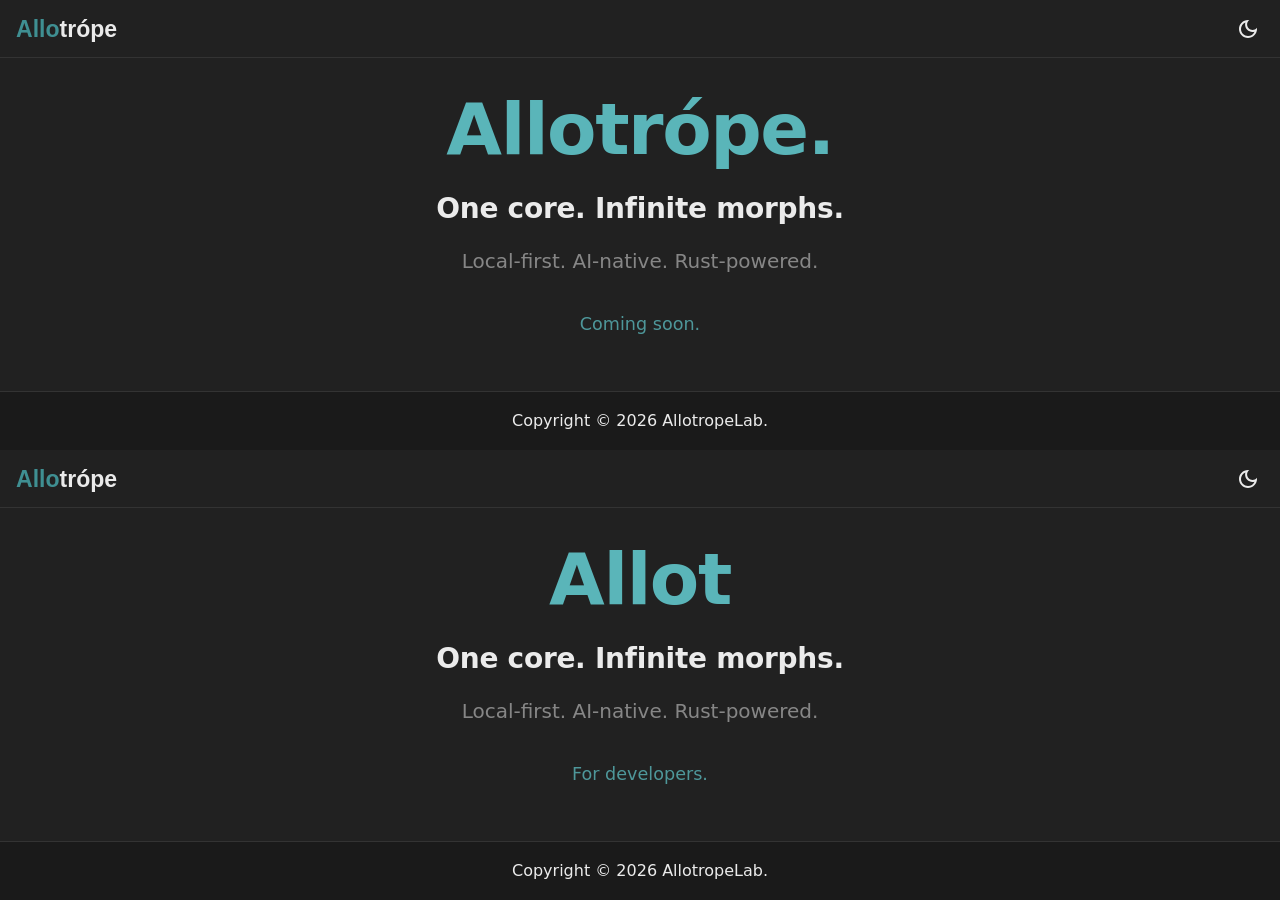
<file: index.html>
<!doctype html>
<html lang="zh-Hans" dir="ltr" class="plugin-pages plugin-id-default" data-has-hydrated="false">
<head>
<meta charset="UTF-8">
<meta name="generator" content="Docusaurus v3.9.2">
<title data-rh="true">Allotrópe</title><meta data-rh="true" name="viewport" content="width=device-width,initial-scale=1"><meta data-rh="true" name="twitter:card" content="summary_large_image"><meta data-rh="true" property="og:image" content="https://allotropelab.com/img/docusaurus-social-card.jpg"><meta data-rh="true" name="twitter:image" content="https://allotropelab.com/img/docusaurus-social-card.jpg"><meta data-rh="true" property="og:url" content="https://allotropelab.com/"><meta data-rh="true" property="og:locale" content="zh_Hans"><meta data-rh="true" name="docusaurus_locale" content="zh-Hans"><meta data-rh="true" name="docusaurus_tag" content="default"><meta data-rh="true" name="docsearch:language" content="zh-Hans"><meta data-rh="true" name="docsearch:docusaurus_tag" content="default"><meta data-rh="true" property="og:title" content="Allotrópe"><meta data-rh="true" name="description" content="Local-first. AI-native. Rust-powered."><meta data-rh="true" property="og:description" content="Local-first. AI-native. Rust-powered."><link data-rh="true" rel="icon" href="/img/favicon.ico"><link data-rh="true" rel="canonical" href="https://allotropelab.com/"><link data-rh="true" rel="alternate" href="https://allotropelab.com/" hreflang="zh-Hans"><link data-rh="true" rel="alternate" href="https://allotropelab.com/" hreflang="x-default"><script data-rh="true">function insertBanner(){var n=document.createElement("div");n.id="__docusaurus-base-url-issue-banner-container";n.innerHTML='\n<div id="__docusaurus-base-url-issue-banner" style="border: thick solid red; background-color: rgb(255, 230, 179); margin: 20px; padding: 20px; font-size: 20px;">\n   <p style="font-weight: bold; font-size: 30px;">Your Docusaurus site did not load properly.</p>\n   <p>A very common reason is a wrong site <a href="https://docusaurus.io/docs/docusaurus.config.js/#baseUrl" style="font-weight: bold;">baseUrl configuration</a>.</p>\n   <p>Current configured baseUrl = <span style="font-weight: bold; color: red;">/</span>  (default value)</p>\n   <p>We suggest trying baseUrl = <span id="__docusaurus-base-url-issue-banner-suggestion-container" style="font-weight: bold; color: green;"></span></p>\n</div>\n',document.body.prepend(n);var e=document.getElementById("__docusaurus-base-url-issue-banner-suggestion-container"),s=window.location.pathname,o="/"===s.substr(-1)?s:s+"/";e.innerHTML=o}document.addEventListener("DOMContentLoaded",function(){void 0===window.docusaurus&&insertBanner()})</script><link rel="stylesheet" href="/assets/css/styles.a89c8681.css">
<script src="/assets/js/runtime~main.1ac6377d.js" defer="defer"></script>
<script src="/assets/js/main.fd7164d2.js" defer="defer"></script>
</head>
<body class="navigation-with-keyboard">
<svg style="display: none;"><defs>
<symbol id="theme-svg-external-link" viewBox="0 0 24 24"><path fill="currentColor" d="M21 13v10h-21v-19h12v2h-10v15h17v-8h2zm3-12h-10.988l4.035 4-6.977 7.07 2.828 2.828 6.977-7.07 4.125 4.172v-11z"/></symbol>
</defs></svg>
<script>!function(){var t=function(){try{return new URLSearchParams(window.location.search).get("docusaurus-theme")}catch(t){}}()||function(){try{return window.localStorage.getItem("theme")}catch(t){}}();document.documentElement.setAttribute("data-theme",t||"dark"),document.documentElement.setAttribute("data-theme-choice",t||"dark")}(),function(){try{const c=new URLSearchParams(window.location.search).entries();for(var[t,e]of c)if(t.startsWith("docusaurus-data-")){var a=t.replace("docusaurus-data-","data-");document.documentElement.setAttribute(a,e)}}catch(t){}}()</script><div id="__docusaurus"><div role="region" aria-label="跳到主要内容"><a class="skipToContent_U6TT" href="#__docusaurus_skipToContent_fallback">跳到主要内容</a></div><nav aria-label="主导航" class="theme-layout-navbar navbar navbar--fixed-top"><div class="navbar__inner"><div class="theme-layout-navbar-left navbar__items"><a class="navbar__brand" href="/"><div class="navbar__logo"><img src="/img/logo.svg" alt="Allotrope Logo" class="themedComponent_Oqat themedComponent--light_goZ7"><img src="/img/logo-dark.svg" alt="Allotrope Logo" class="themedComponent_Oqat themedComponent--dark_EADE"></div><b class="navbar__title text--truncate"></b></a></div><div class="theme-layout-navbar-right navbar__items navbar__items--right"><div class="toggle_TnwY colorModeToggle_hhCx"><button class="clean-btn toggleButton_u2s2 toggleButtonDisabled_ia57" type="button" disabled="" title="system mode" aria-label="切换浅色/暗黑模式（当前为system mode）"><svg viewBox="0 0 24 24" width="24" height="24" aria-hidden="true" class="toggleIcon_ioI6 lightToggleIcon_La5b"><path fill="currentColor" d="M12,9c1.65,0,3,1.35,3,3s-1.35,3-3,3s-3-1.35-3-3S10.35,9,12,9 M12,7c-2.76,0-5,2.24-5,5s2.24,5,5,5s5-2.24,5-5 S14.76,7,12,7L12,7z M2,13l2,0c0.55,0,1-0.45,1-1s-0.45-1-1-1l-2,0c-0.55,0-1,0.45-1,1S1.45,13,2,13z M20,13l2,0c0.55,0,1-0.45,1-1 s-0.45-1-1-1l-2,0c-0.55,0-1,0.45-1,1S19.45,13,20,13z M11,2v2c0,0.55,0.45,1,1,1s1-0.45,1-1V2c0-0.55-0.45-1-1-1S11,1.45,11,2z M11,20v2c0,0.55,0.45,1,1,1s1-0.45,1-1v-2c0-0.55-0.45-1-1-1C11.45,19,11,19.45,11,20z M5.99,4.58c-0.39-0.39-1.03-0.39-1.41,0 c-0.39,0.39-0.39,1.03,0,1.41l1.06,1.06c0.39,0.39,1.03,0.39,1.41,0s0.39-1.03,0-1.41L5.99,4.58z M18.36,16.95 c-0.39-0.39-1.03-0.39-1.41,0c-0.39,0.39-0.39,1.03,0,1.41l1.06,1.06c0.39,0.39,1.03,0.39,1.41,0c0.39-0.39,0.39-1.03,0-1.41 L18.36,16.95z M19.42,5.99c0.39-0.39,0.39-1.03,0-1.41c-0.39-0.39-1.03-0.39-1.41,0l-1.06,1.06c-0.39,0.39-0.39,1.03,0,1.41 s1.03,0.39,1.41,0L19.42,5.99z M7.05,18.36c0.39-0.39,0.39-1.03,0-1.41c-0.39-0.39-1.03-0.39-1.41,0l-1.06,1.06 c-0.39,0.39-0.39,1.03,0,1.41s1.03,0.39,1.41,0L7.05,18.36z"></path></svg><svg viewBox="0 0 24 24" width="24" height="24" aria-hidden="true" class="toggleIcon_ioI6 darkToggleIcon_vdvn"><path fill="currentColor" d="M9.37,5.51C9.19,6.15,9.1,6.82,9.1,7.5c0,4.08,3.32,7.4,7.4,7.4c0.68,0,1.35-0.09,1.99-0.27C17.45,17.19,14.93,19,12,19 c-3.86,0-7-3.14-7-7C5,9.07,6.81,6.55,9.37,5.51z M12,3c-4.97,0-9,4.03-9,9s4.03,9,9,9s9-4.03,9-9c0-0.46-0.04-0.92-0.1-1.36 c-0.98,1.37-2.58,2.26-4.4,2.26c-2.98,0-5.4-2.42-5.4-5.4c0-1.81,0.89-3.42,2.26-4.4C12.92,3.04,12.46,3,12,3L12,3z"></path></svg><svg viewBox="0 0 24 24" width="24" height="24" aria-hidden="true" class="toggleIcon_ioI6 systemToggleIcon_QZZk"><path fill="currentColor" d="m12 21c4.971 0 9-4.029 9-9s-4.029-9-9-9-9 4.029-9 9 4.029 9 9 9zm4.95-13.95c1.313 1.313 2.05 3.093 2.05 4.95s-0.738 3.637-2.05 4.95c-1.313 1.313-3.093 2.05-4.95 2.05v-14c1.857 0 3.637 0.737 4.95 2.05z"></path></svg></button></div><div class="navbarSearchContainer_ebXa"></div></div></div><div role="presentation" class="navbar-sidebar__backdrop"></div></nav><div id="__docusaurus_skipToContent_fallback" class="theme-layout-main main-wrapper mainWrapper__idf"><main class="main_iUjq"><div class="hero_aEcG"><h1 class="title_GqtP">Allotrópe.<span class="cursor_m5HY">_</span></h1><p class="tagline_Bqj_">One core. Infinite morphs.</p><p class="subtitle_RlPM">Local-first. AI-native. Rust-powered.</p><p class="comingSoon_W63L">Coming soon.</p></div></main></div><footer class="theme-layout-footer footer footer--dark"><div class="container container-fluid"><div class="footer__bottom text--center"><div class="footer__copyright">Copyright © 2026 AllotropeLab.</div></div></div></footer></div>
</body>
</html>
</file>
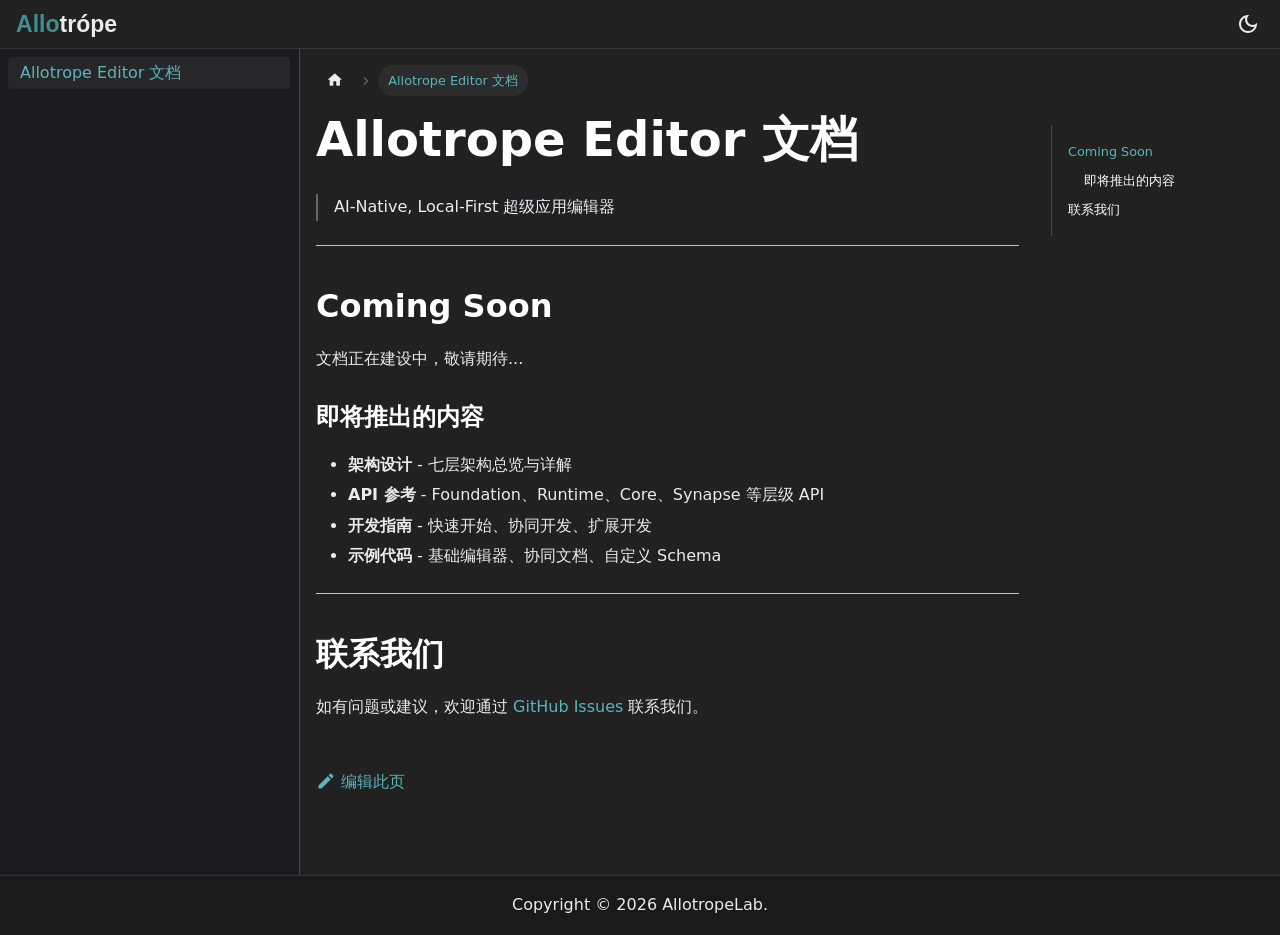
<file: docs/index.html>
<!doctype html>
<html lang="zh-Hans" dir="ltr" class="docs-wrapper plugin-docs plugin-id-default docs-version-current docs-doc-page docs-doc-id-intro" data-has-hydrated="false">
<head>
<meta charset="UTF-8">
<meta name="generator" content="Docusaurus v3.9.2">
<title data-rh="true">Allotrope Editor 文档 | Allotrópe</title><meta data-rh="true" name="viewport" content="width=device-width,initial-scale=1"><meta data-rh="true" name="twitter:card" content="summary_large_image"><meta data-rh="true" property="og:image" content="https://allotropelab.com/img/docusaurus-social-card.jpg"><meta data-rh="true" name="twitter:image" content="https://allotropelab.com/img/docusaurus-social-card.jpg"><meta data-rh="true" property="og:url" content="https://allotropelab.com/docs/"><meta data-rh="true" property="og:locale" content="zh_Hans"><meta data-rh="true" name="docusaurus_locale" content="zh-Hans"><meta data-rh="true" name="docsearch:language" content="zh-Hans"><meta data-rh="true" name="docusaurus_version" content="current"><meta data-rh="true" name="docusaurus_tag" content="docs-default-current"><meta data-rh="true" name="docsearch:version" content="current"><meta data-rh="true" name="docsearch:docusaurus_tag" content="docs-default-current"><meta data-rh="true" property="og:title" content="Allotrope Editor 文档 | Allotrópe"><meta data-rh="true" name="description" content="AI-Native, Local-First 超级应用编辑器"><meta data-rh="true" property="og:description" content="AI-Native, Local-First 超级应用编辑器"><link data-rh="true" rel="icon" href="/img/favicon.ico"><link data-rh="true" rel="canonical" href="https://allotropelab.com/docs/"><link data-rh="true" rel="alternate" href="https://allotropelab.com/docs/" hreflang="zh-Hans"><link data-rh="true" rel="alternate" href="https://allotropelab.com/docs/" hreflang="x-default"><script data-rh="true" type="application/ld+json">{"@context":"https://schema.org","@type":"BreadcrumbList","itemListElement":[{"@type":"ListItem","position":1,"name":"Allotrope Editor 文档","item":"https://allotropelab.com/docs/"}]}</script><link rel="stylesheet" href="/assets/css/styles.a89c8681.css">
<script src="/assets/js/runtime~main.1ac6377d.js" defer="defer"></script>
<script src="/assets/js/main.fd7164d2.js" defer="defer"></script>
</head>
<body class="navigation-with-keyboard">
<svg style="display: none;"><defs>
<symbol id="theme-svg-external-link" viewBox="0 0 24 24"><path fill="currentColor" d="M21 13v10h-21v-19h12v2h-10v15h17v-8h2zm3-12h-10.988l4.035 4-6.977 7.07 2.828 2.828 6.977-7.07 4.125 4.172v-11z"/></symbol>
</defs></svg>
<script>!function(){var t=function(){try{return new URLSearchParams(window.location.search).get("docusaurus-theme")}catch(t){}}()||function(){try{return window.localStorage.getItem("theme")}catch(t){}}();document.documentElement.setAttribute("data-theme",t||"dark"),document.documentElement.setAttribute("data-theme-choice",t||"dark")}(),function(){try{const c=new URLSearchParams(window.location.search).entries();for(var[t,e]of c)if(t.startsWith("docusaurus-data-")){var a=t.replace("docusaurus-data-","data-");document.documentElement.setAttribute(a,e)}}catch(t){}}()</script><div id="__docusaurus"><div role="region" aria-label="跳到主要内容"><a class="skipToContent_U6TT" href="#__docusaurus_skipToContent_fallback">跳到主要内容</a></div><nav aria-label="主导航" class="theme-layout-navbar navbar navbar--fixed-top"><div class="navbar__inner"><div class="theme-layout-navbar-left navbar__items"><a class="navbar__brand" href="/"><div class="navbar__logo"><img src="/img/logo.svg" alt="Allotrope Logo" class="themedComponent_Oqat themedComponent--light_goZ7"><img src="/img/logo-dark.svg" alt="Allotrope Logo" class="themedComponent_Oqat themedComponent--dark_EADE"></div><b class="navbar__title text--truncate"></b></a></div><div class="theme-layout-navbar-right navbar__items navbar__items--right"><div class="toggle_TnwY colorModeToggle_hhCx"><button class="clean-btn toggleButton_u2s2 toggleButtonDisabled_ia57" type="button" disabled="" title="system mode" aria-label="切换浅色/暗黑模式（当前为system mode）"><svg viewBox="0 0 24 24" width="24" height="24" aria-hidden="true" class="toggleIcon_ioI6 lightToggleIcon_La5b"><path fill="currentColor" d="M12,9c1.65,0,3,1.35,3,3s-1.35,3-3,3s-3-1.35-3-3S10.35,9,12,9 M12,7c-2.76,0-5,2.24-5,5s2.24,5,5,5s5-2.24,5-5 S14.76,7,12,7L12,7z M2,13l2,0c0.55,0,1-0.45,1-1s-0.45-1-1-1l-2,0c-0.55,0-1,0.45-1,1S1.45,13,2,13z M20,13l2,0c0.55,0,1-0.45,1-1 s-0.45-1-1-1l-2,0c-0.55,0-1,0.45-1,1S19.45,13,20,13z M11,2v2c0,0.55,0.45,1,1,1s1-0.45,1-1V2c0-0.55-0.45-1-1-1S11,1.45,11,2z M11,20v2c0,0.55,0.45,1,1,1s1-0.45,1-1v-2c0-0.55-0.45-1-1-1C11.45,19,11,19.45,11,20z M5.99,4.58c-0.39-0.39-1.03-0.39-1.41,0 c-0.39,0.39-0.39,1.03,0,1.41l1.06,1.06c0.39,0.39,1.03,0.39,1.41,0s0.39-1.03,0-1.41L5.99,4.58z M18.36,16.95 c-0.39-0.39-1.03-0.39-1.41,0c-0.39,0.39-0.39,1.03,0,1.41l1.06,1.06c0.39,0.39,1.03,0.39,1.41,0c0.39-0.39,0.39-1.03,0-1.41 L18.36,16.95z M19.42,5.99c0.39-0.39,0.39-1.03,0-1.41c-0.39-0.39-1.03-0.39-1.41,0l-1.06,1.06c-0.39,0.39-0.39,1.03,0,1.41 s1.03,0.39,1.41,0L19.42,5.99z M7.05,18.36c0.39-0.39,0.39-1.03,0-1.41c-0.39-0.39-1.03-0.39-1.41,0l-1.06,1.06 c-0.39,0.39-0.39,1.03,0,1.41s1.03,0.39,1.41,0L7.05,18.36z"></path></svg><svg viewBox="0 0 24 24" width="24" height="24" aria-hidden="true" class="toggleIcon_ioI6 darkToggleIcon_vdvn"><path fill="currentColor" d="M9.37,5.51C9.19,6.15,9.1,6.82,9.1,7.5c0,4.08,3.32,7.4,7.4,7.4c0.68,0,1.35-0.09,1.99-0.27C17.45,17.19,14.93,19,12,19 c-3.86,0-7-3.14-7-7C5,9.07,6.81,6.55,9.37,5.51z M12,3c-4.97,0-9,4.03-9,9s4.03,9,9,9s9-4.03,9-9c0-0.46-0.04-0.92-0.1-1.36 c-0.98,1.37-2.58,2.26-4.4,2.26c-2.98,0-5.4-2.42-5.4-5.4c0-1.81,0.89-3.42,2.26-4.4C12.92,3.04,12.46,3,12,3L12,3z"></path></svg><svg viewBox="0 0 24 24" width="24" height="24" aria-hidden="true" class="toggleIcon_ioI6 systemToggleIcon_QZZk"><path fill="currentColor" d="m12 21c4.971 0 9-4.029 9-9s-4.029-9-9-9-9 4.029-9 9 4.029 9 9 9zm4.95-13.95c1.313 1.313 2.05 3.093 2.05 4.95s-0.738 3.637-2.05 4.95c-1.313 1.313-3.093 2.05-4.95 2.05v-14c1.857 0 3.637 0.737 4.95 2.05z"></path></svg></button></div><div class="navbarSearchContainer_ebXa"></div></div></div><div role="presentation" class="navbar-sidebar__backdrop"></div></nav><div id="__docusaurus_skipToContent_fallback" class="theme-layout-main main-wrapper mainWrapper__idf"><div class="docsWrapper_wkXI"><button aria-label="回到顶部" class="clean-btn theme-back-to-top-button backToTopButton_kvsR" type="button"></button><div class="docRoot_B8jk"><aside class="theme-doc-sidebar-container docSidebarContainer_U_Ca"><div class="sidebarViewport_xMJ7"><div class="sidebar_IBy2"><nav aria-label="文档侧边栏" class="menu thin-scrollbar menu_ox5Q"><ul class="theme-doc-sidebar-menu menu__list"><li class="theme-doc-sidebar-item-link theme-doc-sidebar-item-link-level-1 menu__list-item"><a class="menu__link menu__link--active" aria-current="page" href="/docs/"><span title="Allotrope Editor 文档" class="linkLabel_szJ2">Allotrope Editor 文档</span></a></li></ul></nav></div></div></aside><main class="docMainContainer_iQf6"><div class="container padding-top--md padding-bottom--lg"><div class="row"><div class="col docItemCol_IngS"><div class="docItemContainer_KXR7"><article><nav class="theme-doc-breadcrumbs breadcrumbsContainer_A38t" aria-label="页面路径"><ul class="breadcrumbs"><li class="breadcrumbs__item"><a aria-label="主页面" class="breadcrumbs__link" href="/"><svg viewBox="0 0 24 24" class="breadcrumbHomeIcon_HKzB"><path d="M10 19v-5h4v5c0 .55.45 1 1 1h3c.55 0 1-.45 1-1v-7h1.7c.46 0 .68-.57.33-.87L12.67 3.6c-.38-.34-.96-.34-1.34 0l-8.36 7.53c-.34.3-.13.87.33.87H5v7c0 .55.45 1 1 1h3c.55 0 1-.45 1-1z" fill="currentColor"></path></svg></a></li><li class="breadcrumbs__item breadcrumbs__item--active"><span class="breadcrumbs__link">Allotrope Editor 文档</span></li></ul></nav><div class="tocCollapsible_cNQ1 theme-doc-toc-mobile tocMobile_oH5e"><button type="button" class="clean-btn tocCollapsibleButton_Dnot">本页总览</button></div><div class="theme-doc-markdown markdown"><header><h1>Allotrope Editor 文档</h1></header>
<blockquote>
<p>AI-Native, Local-First 超级应用编辑器</p>
</blockquote>
<hr>
<h2 class="anchor anchorTargetStickyNavbar_YH6q" id="coming-soon">Coming Soon<a href="#coming-soon" class="hash-link" aria-label="Coming Soon的直接链接" title="Coming Soon的直接链接" translate="no">​</a></h2>
<p>文档正在建设中，敬请期待...</p>
<h3 class="anchor anchorTargetStickyNavbar_YH6q" id="即将推出的内容">即将推出的内容<a href="#即将推出的内容" class="hash-link" aria-label="即将推出的内容的直接链接" title="即将推出的内容的直接链接" translate="no">​</a></h3>
<ul>
<li class=""><strong>架构设计</strong> - 七层架构总览与详解</li>
<li class=""><strong>API 参考</strong> - Foundation、Runtime、Core、Synapse 等层级 API</li>
<li class=""><strong>开发指南</strong> - 快速开始、协同开发、扩展开发</li>
<li class=""><strong>示例代码</strong> - 基础编辑器、协同文档、自定义 Schema</li>
</ul>
<hr>
<h2 class="anchor anchorTargetStickyNavbar_YH6q" id="联系我们">联系我们<a href="#联系我们" class="hash-link" aria-label="联系我们的直接链接" title="联系我 们的直接链接" translate="no">​</a></h2>
<p>如有问题或建议，欢迎通过 <a href="https://github.com/allotrope/allotrope/issues" target="_blank" rel="noopener noreferrer" class="">GitHub Issues</a> 联系我们。</p></div><footer class="theme-doc-footer docusaurus-mt-lg"><div class="row margin-top--sm theme-doc-footer-edit-meta-row"><div class="col noPrint_DSnd"><a href="https://github.com/allotropelab/allotrope/tree/main/website/docs/intro.md" target="_blank" rel="noopener noreferrer" class="theme-edit-this-page"><svg fill="currentColor" height="20" width="20" viewBox="0 0 40 40" class="iconEdit_VRo9" aria-hidden="true"><g><path d="m34.5 11.7l-3 3.1-6.3-6.3 3.1-3q0.5-0.5 1.2-0.5t1.1 0.5l3.9 3.9q0.5 0.4 0.5 1.1t-0.5 1.2z m-29.5 17.1l18.4-18.5 6.3 6.3-18.4 18.4h-6.3v-6.2z"></path></g></svg>编辑此页</a></div><div class="col lastUpdated_zRS4"></div></div></footer></article><nav class="docusaurus-mt-lg pagination-nav" aria-label="文件选项卡"></nav></div></div><div class="col col--3"><div class="tableOfContents_Nnx0 thin-scrollbar theme-doc-toc-desktop"><ul class="table-of-contents table-of-contents__left-border"><li><a href="#coming-soon" class="table-of-contents__link toc-highlight">Coming Soon</a><ul><li><a href="#即将推出的内容" class="table-of-contents__link toc-highlight">即将推出的内容</a></li></ul></li><li><a href="#联系我们" class="table-of-contents__link toc-highlight">联系我们</a></li></ul></div></div></div></div></main></div></div></div><footer class="theme-layout-footer footer footer--dark"><div class="container container-fluid"><div class="footer__bottom text--center"><div class="footer__copyright">Copyright © 2026 AllotropeLab.</div></div></div></footer></div>
</body>
</html>
</file>
<file: assets/css/styles.a89c8681.css>
.col,.container{padding:0 var(--ifm-spacing-horizontal);width:100%}.markdown>h2,.markdown>h3,.markdown>h4,.markdown>h5,.markdown>h6{margin-bottom:calc(var(--ifm-heading-vertical-rhythm-bottom)*var(--ifm-leading))}pre,table{overflow:auto}blockquote,pre{margin:0 0 var(--ifm-spacing-vertical)}.breadcrumbs__link,.button{transition-timing-function:var(--ifm-transition-timing-default)}.button,code{vertical-align:middle}.button--outline.button--active,.button--outline:active,.button--outline:hover,:root{--ifm-button-color:var(--ifm-font-color-base-inverse)}.menu__link:hover,a{transition:color var(--ifm-transition-fast) var(--ifm-transition-timing-default)}.navbar--dark,:root{--ifm-navbar-link-hover-color:var(--ifm-color-primary)}.menu,.navbar-sidebar{overflow-x:hidden}:root,html[data-theme=dark]{--ifm-color-emphasis-500:var(--ifm-color-gray-500)}.toggleButton_u2s2,html{-webkit-tap-highlight-color:transparent}.clean-list,.containsTaskList_gbBN,.details_r7sr>summary,.dropdown__menu,.menu__list{list-style:none}:root{--ifm-color-scheme:light;--ifm-dark-value:10%;--ifm-darker-value:15%;--ifm-darkest-value:30%;--ifm-light-value:15%;--ifm-lighter-value:30%;--ifm-lightest-value:50%;--ifm-contrast-background-value:90%;--ifm-contrast-foreground-value:70%;--ifm-contrast-background-dark-value:70%;--ifm-contrast-foreground-dark-value:90%;--ifm-color-primary:#3578e5;--ifm-color-secondary:#ebedf0;--ifm-color-success:#00a400;--ifm-color-info:#54c7ec;--ifm-color-warning:#ffba00;--ifm-color-danger:#fa383e;--ifm-color-primary-dark:#306cce;--ifm-color-primary-darker:#2d66c3;--ifm-color-primary-darkest:#2554a0;--ifm-color-primary-light:#538ce9;--ifm-color-primary-lighter:#72a1ed;--ifm-color-primary-lightest:#9abcf2;--ifm-color-primary-contrast-background:#ebf2fc;--ifm-color-primary-contrast-foreground:#102445;--ifm-color-secondary-dark:#d4d5d8;--ifm-color-secondary-darker:#c8c9cc;--ifm-color-secondary-darkest:#a4a6a8;--ifm-color-secondary-light:#eef0f2;--ifm-color-secondary-lighter:#f1f2f5;--ifm-color-secondary-lightest:#f5f6f8;--ifm-color-secondary-contrast-background:#fdfdfe;--ifm-color-secondary-contrast-foreground:#474748;--ifm-color-success-dark:#009400;--ifm-color-success-darker:#008b00;--ifm-color-success-darkest:#007300;--ifm-color-success-light:#26b226;--ifm-color-success-lighter:#4dbf4d;--ifm-color-success-lightest:#80d280;--ifm-color-success-contrast-background:#e6f6e6;--ifm-color-success-contrast-foreground:#003100;--ifm-color-info-dark:#4cb3d4;--ifm-color-info-darker:#47a9c9;--ifm-color-info-darkest:#3b8ba5;--ifm-color-info-light:#6ecfef;--ifm-color-info-lighter:#87d8f2;--ifm-color-info-lightest:#aae3f6;--ifm-color-info-contrast-background:#eef9fd;--ifm-color-info-contrast-foreground:#193c47;--ifm-color-warning-dark:#e6a700;--ifm-color-warning-darker:#d99e00;--ifm-color-warning-darkest:#b38200;--ifm-color-warning-light:#ffc426;--ifm-color-warning-lighter:#ffcf4d;--ifm-color-warning-lightest:#ffdd80;--ifm-color-warning-contrast-background:#fff8e6;--ifm-color-warning-contrast-foreground:#4d3800;--ifm-color-danger-dark:#e13238;--ifm-color-danger-darker:#d53035;--ifm-color-danger-darkest:#af272b;--ifm-color-danger-light:#fb565b;--ifm-color-danger-lighter:#fb7478;--ifm-color-danger-lightest:#fd9c9f;--ifm-color-danger-contrast-background:#ffebec;--ifm-color-danger-contrast-foreground:#4b1113;--ifm-color-white:#fff;--ifm-color-black:#000;--ifm-color-gray-0:var(--ifm-color-white);--ifm-color-gray-100:#f5f6f7;--ifm-color-gray-200:#ebedf0;--ifm-color-gray-300:#dadde1;--ifm-color-gray-400:#ccd0d5;--ifm-color-gray-500:#bec3c9;--ifm-color-gray-600:#8d949e;--ifm-color-gray-700:#606770;--ifm-color-gray-800:#444950;--ifm-color-gray-900:#1c1e21;--ifm-color-gray-1000:var(--ifm-color-black);--ifm-color-emphasis-0:var(--ifm-color-gray-0);--ifm-color-emphasis-100:var(--ifm-color-gray-100);--ifm-color-emphasis-200:var(--ifm-color-gray-200);--ifm-color-emphasis-300:var(--ifm-color-gray-300);--ifm-color-emphasis-400:var(--ifm-color-gray-400);--ifm-color-emphasis-600:var(--ifm-color-gray-600);--ifm-color-emphasis-700:var(--ifm-color-gray-700);--ifm-color-emphasis-800:var(--ifm-color-gray-800);--ifm-color-emphasis-900:var(--ifm-color-gray-900);--ifm-color-emphasis-1000:var(--ifm-color-gray-1000);--ifm-color-content:var(--ifm-color-emphasis-900);--ifm-color-content-inverse:var(--ifm-color-emphasis-0);--ifm-color-content-secondary:#525860;--ifm-background-color:#0000;--ifm-background-surface-color:var(--ifm-color-content-inverse);--ifm-global-border-width:1px;--ifm-global-radius:0.4rem;--ifm-hover-overlay:#0000000d;--ifm-font-color-base:var(--ifm-color-content);--ifm-font-color-base-inverse:var(--ifm-color-content-inverse);--ifm-font-color-secondary:var(--ifm-color-content-secondary);--ifm-font-family-base:system-ui,-apple-system,Segoe UI,Roboto,Ubuntu,Cantarell,Noto Sans,sans-serif,BlinkMacSystemFont,"Segoe UI",Helvetica,Arial,sans-serif,"Apple Color Emoji","Segoe UI Emoji","Segoe UI Symbol";--ifm-font-family-monospace:SFMono-Regular,Menlo,Monaco,Consolas,"Liberation Mono","Courier New",monospace;--ifm-font-size-base:100%;--ifm-font-weight-light:300;--ifm-font-weight-normal:400;--ifm-font-weight-semibold:500;--ifm-font-weight-bold:700;--ifm-font-weight-base:var(--ifm-font-weight-normal);--ifm-line-height-base:1.65;--ifm-global-spacing:1rem;--ifm-spacing-vertical:var(--ifm-global-spacing);--ifm-spacing-horizontal:var(--ifm-global-spacing);--ifm-transition-fast:200ms;--ifm-transition-slow:400ms;--ifm-transition-timing-default:cubic-bezier(0.08,0.52,0.52,1);--ifm-global-shadow-lw:0 1px 2px 0 #0000001a;--ifm-global-shadow-md:0 5px 40px #0003;--ifm-global-shadow-tl:0 12px 28px 0 #0003,0 2px 4px 0 #0000001a;--ifm-z-index-dropdown:100;--ifm-z-index-fixed:200;--ifm-z-index-overlay:400;--ifm-container-width:1140px;--ifm-container-width-xl:1320px;--ifm-code-background:#f6f7f8;--ifm-code-border-radius:var(--ifm-global-radius);--ifm-code-font-size:90%;--ifm-code-padding-horizontal:0.1rem;--ifm-code-padding-vertical:0.1rem;--ifm-pre-background:var(--ifm-code-background);--ifm-pre-border-radius:var(--ifm-code-border-radius);--ifm-pre-color:inherit;--ifm-pre-line-height:1.45;--ifm-pre-padding:1rem;--ifm-heading-color:inherit;--ifm-heading-margin-top:0;--ifm-heading-margin-bottom:var(--ifm-spacing-vertical);--ifm-heading-font-family:var(--ifm-font-family-base);--ifm-heading-font-weight:var(--ifm-font-weight-bold);--ifm-heading-line-height:1.25;--ifm-h1-font-size:2rem;--ifm-h2-font-size:1.5rem;--ifm-h3-font-size:1.25rem;--ifm-h4-font-size:1rem;--ifm-h5-font-size:0.875rem;--ifm-h6-font-size:0.85rem;--ifm-image-alignment-padding:1.25rem;--ifm-leading-desktop:1.25;--ifm-leading:calc(var(--ifm-leading-desktop)*1rem);--ifm-list-left-padding:2rem;--ifm-list-margin:1rem;--ifm-list-item-margin:0.25rem;--ifm-list-paragraph-margin:1rem;--ifm-table-cell-padding:0.75rem;--ifm-table-background:#0000;--ifm-table-stripe-background:#00000008;--ifm-table-border-width:1px;--ifm-table-border-color:var(--ifm-color-emphasis-300);--ifm-table-head-background:inherit;--ifm-table-head-color:inherit;--ifm-table-head-font-weight:var(--ifm-font-weight-bold);--ifm-table-cell-color:inherit;--ifm-link-color:var(--ifm-color-primary);--ifm-link-decoration:none;--ifm-link-hover-color:var(--ifm-link-color);--ifm-link-hover-decoration:underline;--ifm-paragraph-margin-bottom:var(--ifm-leading);--ifm-blockquote-font-size:var(--ifm-font-size-base);--ifm-blockquote-border-left-width:2px;--ifm-blockquote-padding-horizontal:var(--ifm-spacing-horizontal);--ifm-blockquote-padding-vertical:0;--ifm-blockquote-shadow:none;--ifm-blockquote-color:var(--ifm-color-emphasis-800);--ifm-blockquote-border-color:var(--ifm-color-emphasis-300);--ifm-hr-background-color:var(--ifm-color-emphasis-500);--ifm-hr-height:1px;--ifm-hr-margin-vertical:1.5rem;--ifm-scrollbar-size:7px;--ifm-scrollbar-track-background-color:#f1f1f1;--ifm-scrollbar-thumb-background-color:silver;--ifm-scrollbar-thumb-hover-background-color:#a7a7a7;--ifm-alert-background-color:inherit;--ifm-alert-border-color:inherit;--ifm-alert-border-radius:var(--ifm-global-radius);--ifm-alert-border-width:0px;--ifm-alert-border-left-width:5px;--ifm-alert-color:var(--ifm-font-color-base);--ifm-alert-padding-horizontal:var(--ifm-spacing-horizontal);--ifm-alert-padding-vertical:var(--ifm-spacing-vertical);--ifm-alert-shadow:var(--ifm-global-shadow-lw);--ifm-avatar-intro-margin:1rem;--ifm-avatar-intro-alignment:inherit;--ifm-avatar-photo-size:3rem;--ifm-badge-background-color:inherit;--ifm-badge-border-color:inherit;--ifm-badge-border-radius:var(--ifm-global-radius);--ifm-badge-border-width:var(--ifm-global-border-width);--ifm-badge-color:var(--ifm-color-white);--ifm-badge-padding-horizontal:calc(var(--ifm-spacing-horizontal)*0.5);--ifm-badge-padding-vertical:calc(var(--ifm-spacing-vertical)*0.25);--ifm-breadcrumb-border-radius:1.5rem;--ifm-breadcrumb-spacing:0.5rem;--ifm-breadcrumb-color-active:var(--ifm-color-primary);--ifm-breadcrumb-item-background-active:var(--ifm-hover-overlay);--ifm-breadcrumb-padding-horizontal:0.8rem;--ifm-breadcrumb-padding-vertical:0.4rem;--ifm-breadcrumb-size-multiplier:1;--ifm-breadcrumb-separator:url('data:image/svg+xml;utf8,<svg xmlns="http://www.w3.org/2000/svg" x="0px" y="0px" viewBox="0 0 256 256"><g><g><polygon points="79.093,0 48.907,30.187 146.72,128 48.907,225.813 79.093,256 207.093,128"/></g></g><g></g><g></g><g></g><g></g><g></g><g></g><g></g><g></g><g></g><g></g><g></g><g></g><g></g><g></g><g></g></svg>');--ifm-breadcrumb-separator-filter:none;--ifm-breadcrumb-separator-size:0.5rem;--ifm-breadcrumb-separator-size-multiplier:1.25;--ifm-button-background-color:inherit;--ifm-button-border-color:var(--ifm-button-background-color);--ifm-button-border-width:var(--ifm-global-border-width);--ifm-button-font-weight:var(--ifm-font-weight-bold);--ifm-button-padding-horizontal:1.5rem;--ifm-button-padding-vertical:0.375rem;--ifm-button-size-multiplier:1;--ifm-button-transition-duration:var(--ifm-transition-fast);--ifm-button-border-radius:calc(var(--ifm-global-radius)*var(--ifm-button-size-multiplier));--ifm-button-group-spacing:2px;--ifm-card-background-color:var(--ifm-background-surface-color);--ifm-card-border-radius:calc(var(--ifm-global-radius)*2);--ifm-card-horizontal-spacing:var(--ifm-global-spacing);--ifm-card-vertical-spacing:var(--ifm-global-spacing);--ifm-toc-border-color:var(--ifm-color-emphasis-300);--ifm-toc-link-color:var(--ifm-color-content-secondary);--ifm-toc-padding-vertical:0.5rem;--ifm-toc-padding-horizontal:0.5rem;--ifm-dropdown-background-color:var(--ifm-background-surface-color);--ifm-dropdown-font-weight:var(--ifm-font-weight-semibold);--ifm-dropdown-link-color:var(--ifm-font-color-base);--ifm-dropdown-hover-background-color:var(--ifm-hover-overlay);--ifm-footer-background-color:var(--ifm-color-emphasis-100);--ifm-footer-color:inherit;--ifm-footer-link-color:var(--ifm-color-emphasis-700);--ifm-footer-link-hover-color:var(--ifm-color-primary);--ifm-footer-link-horizontal-spacing:0.5rem;--ifm-footer-padding-horizontal:calc(var(--ifm-spacing-horizontal)*2);--ifm-footer-padding-vertical:calc(var(--ifm-spacing-vertical)*2);--ifm-footer-title-color:inherit;--ifm-footer-logo-max-width:min(30rem,90vw);--ifm-hero-background-color:var(--ifm-background-surface-color);--ifm-hero-text-color:var(--ifm-color-emphasis-800);--ifm-menu-color:var(--ifm-color-emphasis-700);--ifm-menu-color-active:var(--ifm-color-primary);--ifm-menu-color-background-active:var(--ifm-hover-overlay);--ifm-menu-color-background-hover:var(--ifm-hover-overlay);--ifm-menu-link-padding-horizontal:0.75rem;--ifm-menu-link-padding-vertical:0.375rem;--ifm-menu-link-sublist-icon:url('data:image/svg+xml;utf8,<svg xmlns="http://www.w3.org/2000/svg" width="16px" height="16px" viewBox="0 0 24 24"><path fill="rgba(0,0,0,0.5)" d="M7.41 15.41L12 10.83l4.59 4.58L18 14l-6-6-6 6z"></path></svg>');--ifm-menu-link-sublist-icon-filter:none;--ifm-navbar-background-color:var(--ifm-background-surface-color);--ifm-navbar-height:3.75rem;--ifm-navbar-item-padding-horizontal:0.75rem;--ifm-navbar-item-padding-vertical:0.25rem;--ifm-navbar-link-color:var(--ifm-font-color-base);--ifm-navbar-link-active-color:var(--ifm-link-color);--ifm-navbar-padding-horizontal:var(--ifm-spacing-horizontal);--ifm-navbar-padding-vertical:calc(var(--ifm-spacing-vertical)*0.5);--ifm-navbar-shadow:var(--ifm-global-shadow-lw);--ifm-navbar-search-input-background-color:var(--ifm-color-emphasis-200);--ifm-navbar-search-input-color:var(--ifm-color-emphasis-800);--ifm-navbar-search-input-placeholder-color:var(--ifm-color-emphasis-500);--ifm-navbar-search-input-icon:url('data:image/svg+xml;utf8,<svg fill="currentColor" xmlns="http://www.w3.org/2000/svg" viewBox="0 0 16 16" height="16px" width="16px"><path d="M6.02945,10.20327a4.17382,4.17382,0,1,1,4.17382-4.17382A4.15609,4.15609,0,0,1,6.02945,10.20327Zm9.69195,4.2199L10.8989,9.59979A5.88021,5.88021,0,0,0,12.058,6.02856,6.00467,6.00467,0,1,0,9.59979,10.8989l4.82338,4.82338a.89729.89729,0,0,0,1.29912,0,.89749.89749,0,0,0-.00087-1.29909Z" /></svg>');--ifm-navbar-sidebar-width:83vw;--ifm-pagination-border-radius:var(--ifm-global-radius);--ifm-pagination-color-active:var(--ifm-color-primary);--ifm-pagination-font-size:1rem;--ifm-pagination-item-active-background:var(--ifm-hover-overlay);--ifm-pagination-page-spacing:0.2em;--ifm-pagination-padding-horizontal:calc(var(--ifm-spacing-horizontal)*1);--ifm-pagination-padding-vertical:calc(var(--ifm-spacing-vertical)*0.25);--ifm-pagination-nav-border-radius:var(--ifm-global-radius);--ifm-pagination-nav-color-hover:var(--ifm-color-primary);--ifm-pills-color-active:var(--ifm-color-primary);--ifm-pills-color-background-active:var(--ifm-hover-overlay);--ifm-pills-spacing:0.125rem;--ifm-tabs-color:var(--ifm-font-color-secondary);--ifm-tabs-color-active:var(--ifm-color-primary);--ifm-tabs-color-active-border:var(--ifm-tabs-color-active);--ifm-tabs-padding-horizontal:1rem;--ifm-tabs-padding-vertical:1rem}.badge--danger,.badge--info,.badge--primary,.badge--secondary,.badge--success,.badge--warning{--ifm-badge-border-color:var(--ifm-badge-background-color)}.button--link,.button--outline{--ifm-button-background-color:#0000}*{box-sizing:border-box}html{background-color:var(--ifm-background-color);color:var(--ifm-font-color-base);color-scheme:var(--ifm-color-scheme);font:var(--ifm-font-size-base)/var(--ifm-line-height-base) var(--ifm-font-family-base);-webkit-font-smoothing:antialiased;text-rendering:optimizelegibility;-webkit-text-size-adjust:100%;text-size-adjust:100%}.markdown li,body{word-wrap:break-word}iframe{border:0;color-scheme:auto}.container{margin:0 auto;max-width:var(--ifm-container-width)}.container--fluid{max-width:inherit}.row{display:flex;flex-wrap:wrap;margin:0 calc(var(--ifm-spacing-horizontal)*-1)}.margin-bottom--none,.margin-vert--none,.markdown>:last-child{margin-bottom:0!important}.margin-top--none,.margin-vert--none{margin-top:0!important}.row--no-gutters{margin-left:0;margin-right:0}.margin-horiz--none,.margin-right--none{margin-right:0!important}.row--no-gutters>.col{padding-left:0;padding-right:0}.row--align-top{align-items:flex-start}.row--align-bottom{align-items:flex-end}.menuExternalLink_kWM9,.row--align-center{align-items:center}.row--align-stretch{align-items:stretch}.row--align-baseline{align-items:baseline}.col{--ifm-col-width:100%;flex:1 0;margin-left:0;max-width:var(--ifm-col-width)}.padding-bottom--none,.padding-vert--none{padding-bottom:0!important}.padding-top--none,.padding-vert--none{padding-top:0!important}.padding-horiz--none,.padding-left--none{padding-left:0!important}.padding-horiz--none,.padding-right--none{padding-right:0!important}.col[class*=col--]{flex:0 0 var(--ifm-col-width)}.col--1{--ifm-col-width:8.33333%}.col--offset-1{margin-left:8.33333%}.col--2{--ifm-col-width:16.66667%}.col--offset-2{margin-left:16.66667%}.col--3{--ifm-col-width:25%}.col--offset-3{margin-left:25%}.col--4{--ifm-col-width:33.33333%}.col--offset-4{margin-left:33.33333%}.col--5{--ifm-col-width:41.66667%}.col--offset-5{margin-left:41.66667%}.col--6{--ifm-col-width:50%}.col--offset-6{margin-left:50%}.col--7{--ifm-col-width:58.33333%}.col--offset-7{margin-left:58.33333%}.col--8{--ifm-col-width:66.66667%}.col--offset-8{margin-left:66.66667%}.col--9{--ifm-col-width:75%}.col--offset-9{margin-left:75%}.col--10{--ifm-col-width:83.33333%}.col--offset-10{margin-left:83.33333%}.col--11{--ifm-col-width:91.66667%}.col--offset-11{margin-left:91.66667%}.col--12{--ifm-col-width:100%}.col--offset-12{margin-left:100%}.margin-horiz--none,.margin-left--none{margin-left:0!important}.margin--none{margin:0!important}.margin-bottom--xs,.margin-vert--xs{margin-bottom:.25rem!important}.margin-top--xs,.margin-vert--xs{margin-top:.25rem!important}.margin-horiz--xs,.margin-left--xs{margin-left:.25rem!important}.margin-horiz--xs,.margin-right--xs{margin-right:.25rem!important}.margin--xs{margin:.25rem!important}.margin-bottom--sm,.margin-vert--sm{margin-bottom:.5rem!important}.margin-top--sm,.margin-vert--sm{margin-top:.5rem!important}.margin-horiz--sm,.margin-left--sm{margin-left:.5rem!important}.margin-horiz--sm,.margin-right--sm{margin-right:.5rem!important}.margin--sm{margin:.5rem!important}.margin-bottom--md,.margin-vert--md{margin-bottom:1rem!important}.margin-top--md,.margin-vert--md{margin-top:1rem!important}.margin-horiz--md,.margin-left--md{margin-left:1rem!important}.margin-horiz--md,.margin-right--md{margin-right:1rem!important}.margin--md{margin:1rem!important}.margin-bottom--lg,.margin-vert--lg{margin-bottom:2rem!important}.margin-top--lg,.margin-vert--lg{margin-top:2rem!important}.margin-horiz--lg,.margin-left--lg{margin-left:2rem!important}.margin-horiz--lg,.margin-right--lg{margin-right:2rem!important}.margin--lg{margin:2rem!important}.margin-bottom--xl,.margin-vert--xl{margin-bottom:5rem!important}.margin-top--xl,.margin-vert--xl{margin-top:5rem!important}.margin-horiz--xl,.margin-left--xl{margin-left:5rem!important}.margin-horiz--xl,.margin-right--xl{margin-right:5rem!important}.margin--xl{margin:5rem!important}.padding--none{padding:0!important}.padding-bottom--xs,.padding-vert--xs{padding-bottom:.25rem!important}.padding-top--xs,.padding-vert--xs{padding-top:.25rem!important}.padding-horiz--xs,.padding-left--xs{padding-left:.25rem!important}.padding-horiz--xs,.padding-right--xs{padding-right:.25rem!important}.padding--xs{padding:.25rem!important}.padding-bottom--sm,.padding-vert--sm{padding-bottom:.5rem!important}.padding-top--sm,.padding-vert--sm{padding-top:.5rem!important}.padding-horiz--sm,.padding-left--sm{padding-left:.5rem!important}.padding-horiz--sm,.padding-right--sm{padding-right:.5rem!important}.padding--sm{padding:.5rem!important}.padding-bottom--md,.padding-vert--md{padding-bottom:1rem!important}.padding-top--md,.padding-vert--md{padding-top:1rem!important}.padding-horiz--md,.padding-left--md{padding-left:1rem!important}.padding-horiz--md,.padding-right--md{padding-right:1rem!important}.padding--md{padding:1rem!important}.padding-bottom--lg,.padding-vert--lg{padding-bottom:2rem!important}.padding-top--lg,.padding-vert--lg{padding-top:2rem!important}.padding-horiz--lg,.padding-left--lg{padding-left:2rem!important}.padding-horiz--lg,.padding-right--lg{padding-right:2rem!important}.padding--lg{padding:2rem!important}.padding-bottom--xl,.padding-vert--xl{padding-bottom:5rem!important}.padding-top--xl,.padding-vert--xl{padding-top:5rem!important}.padding-horiz--xl,.padding-left--xl{padding-left:5rem!important}.padding-horiz--xl,.padding-right--xl{padding-right:5rem!important}.padding--xl{padding:5rem!important}code{background-color:var(--ifm-code-background);border:.1rem solid #0000001a;border-radius:var(--ifm-code-border-radius);font-family:var(--ifm-font-family-monospace);font-size:var(--ifm-code-font-size);padding:var(--ifm-code-padding-vertical) var(--ifm-code-padding-horizontal)}a code{color:inherit}pre{background-color:var(--ifm-pre-background);border-radius:var(--ifm-pre-border-radius);color:var(--ifm-pre-color);font:var(--ifm-code-font-size)/var(--ifm-pre-line-height) var(--ifm-font-family-monospace);padding:var(--ifm-pre-padding)}pre code{background-color:initial;border:none;font-size:100%;line-height:inherit;padding:0}kbd{background-color:var(--ifm-color-emphasis-0);border:1px solid var(--ifm-color-emphasis-400);border-radius:.2rem;box-shadow:inset 0 -1px 0 var(--ifm-color-emphasis-400);color:var(--ifm-color-emphasis-800);font:80% var(--ifm-font-family-monospace);padding:.15rem .3rem}h1,h2,h3,h4,h5,h6{color:var(--ifm-heading-color);font-family:var(--ifm-heading-font-family);font-weight:var(--ifm-heading-font-weight);line-height:var(--ifm-heading-line-height);margin:var(--ifm-heading-margin-top) 0 var(--ifm-heading-margin-bottom) 0}h1{font-size:var(--ifm-h1-font-size)}h2{font-size:var(--ifm-h2-font-size)}h3{font-size:var(--ifm-h3-font-size)}h4{font-size:var(--ifm-h4-font-size)}h5{font-size:var(--ifm-h5-font-size)}h6{font-size:var(--ifm-h6-font-size)}img{max-width:100%}img[align=right]{padding-left:var(--image-alignment-padding)}img[align=left]{padding-right:var(--image-alignment-padding)}.markdown{--ifm-h1-vertical-rhythm-top:3;--ifm-h2-vertical-rhythm-top:2;--ifm-h3-vertical-rhythm-top:1.5;--ifm-heading-vertical-rhythm-top:1.25;--ifm-h1-vertical-rhythm-bottom:1.25;--ifm-heading-vertical-rhythm-bottom:1}.markdown:after,.markdown:before{content:"";display:table}.markdown:after{clear:both}.markdown h1:first-child{--ifm-h1-font-size:3rem;margin-bottom:calc(var(--ifm-h1-vertical-rhythm-bottom)*var(--ifm-leading))}.markdown>h2{--ifm-h2-font-size:2rem;margin-top:calc(var(--ifm-h2-vertical-rhythm-top)*var(--ifm-leading))}.markdown>h3{--ifm-h3-font-size:1.5rem;margin-top:calc(var(--ifm-h3-vertical-rhythm-top)*var(--ifm-leading))}.markdown>h4,.markdown>h5,.markdown>h6{margin-top:calc(var(--ifm-heading-vertical-rhythm-top)*var(--ifm-leading))}.markdown>p,.markdown>pre,.markdown>ul{margin-bottom:var(--ifm-leading)}.markdown li>p{margin-top:var(--ifm-list-paragraph-margin)}.markdown li+li{margin-top:var(--ifm-list-item-margin)}ol,ul{margin:0 0 var(--ifm-list-margin);padding-left:var(--ifm-list-left-padding)}ol ol,ul ol{list-style-type:lower-roman}ol ol,ol ul,ul ol,ul ul{margin:0}ol ol ol,ol ul ol,ul ol ol,ul ul ol{list-style-type:lower-alpha}table{border-collapse:collapse;display:block;margin-bottom:var(--ifm-spacing-vertical)}table thead tr{border-bottom:2px solid var(--ifm-table-border-color)}table thead,table tr:nth-child(2n){background-color:var(--ifm-table-stripe-background)}table tr{background-color:var(--ifm-table-background);border-top:var(--ifm-table-border-width) solid var(--ifm-table-border-color)}table td,table th{border:var(--ifm-table-border-width) solid var(--ifm-table-border-color);padding:var(--ifm-table-cell-padding)}table th{background-color:var(--ifm-table-head-background);color:var(--ifm-table-head-color);font-weight:var(--ifm-table-head-font-weight)}table td{color:var(--ifm-table-cell-color)}strong{font-weight:var(--ifm-font-weight-bold)}a{color:var(--ifm-link-color);text-decoration:var(--ifm-link-decoration)}a:hover{color:var(--ifm-link-hover-color);text-decoration:var(--ifm-link-hover-decoration)}.button:hover,.text--no-decoration,.text--no-decoration:hover,a:not([href]){-webkit-text-decoration:none;text-decoration:none}p{margin:0 0 var(--ifm-paragraph-margin-bottom)}blockquote{border-left:var(--ifm-blockquote-border-left-width) solid var(--ifm-blockquote-border-color);box-shadow:var(--ifm-blockquote-shadow);color:var(--ifm-blockquote-color);font-size:var(--ifm-blockquote-font-size);padding:var(--ifm-blockquote-padding-vertical) var(--ifm-blockquote-padding-horizontal)}blockquote>:first-child{margin-top:0}blockquote>:last-child{margin-bottom:0}hr{background-color:var(--ifm-hr-background-color);border:0;height:var(--ifm-hr-height);margin:var(--ifm-hr-margin-vertical) 0}.shadow--lw{box-shadow:var(--ifm-global-shadow-lw)!important}.shadow--md{box-shadow:var(--ifm-global-shadow-md)!important}.shadow--tl{box-shadow:var(--ifm-global-shadow-tl)!important}.text--primary,.wordWrapButtonEnabled_CTIE .wordWrapButtonIcon_s0q0{color:var(--ifm-color-primary)}.text--secondary{color:var(--ifm-color-secondary)}.text--success{color:var(--ifm-color-success)}.text--info{color:var(--ifm-color-info)}.text--warning{color:var(--ifm-color-warning)}.text--danger{color:var(--ifm-color-danger)}.text--center{text-align:center}.text--left{text-align:left}.text--justify{text-align:justify}.text--right{text-align:right}.text--capitalize{text-transform:capitalize}.text--lowercase{text-transform:lowercase}.admonitionHeading_tqLq,.alert__heading,.text--uppercase{text-transform:uppercase}.text--light{font-weight:var(--ifm-font-weight-light)}.text--normal{font-weight:var(--ifm-font-weight-normal)}.text--semibold{font-weight:var(--ifm-font-weight-semibold)}.text--bold{font-weight:var(--ifm-font-weight-bold)}.text--italic{font-style:italic}.text--truncate{overflow:hidden;text-overflow:ellipsis;white-space:nowrap}.text--break{word-wrap:break-word!important;word-break:break-word!important}.clean-btn{background:none;border:none;color:inherit;cursor:pointer;font-family:inherit;padding:0}.alert,.alert .close{color:var(--ifm-alert-foreground-color)}.clean-list{padding-left:0}.alert--primary{--ifm-alert-background-color:var(--ifm-color-primary-contrast-background);--ifm-alert-background-color-highlight:#3578e526;--ifm-alert-foreground-color:var(--ifm-color-primary-contrast-foreground);--ifm-alert-border-color:var(--ifm-color-primary-dark)}.alert--secondary{--ifm-alert-background-color:var(--ifm-color-secondary-contrast-background);--ifm-alert-background-color-highlight:#ebedf026;--ifm-alert-foreground-color:var(--ifm-color-secondary-contrast-foreground);--ifm-alert-border-color:var(--ifm-color-secondary-dark)}.alert--success{--ifm-alert-background-color:var(--ifm-color-success-contrast-background);--ifm-alert-background-color-highlight:#00a40026;--ifm-alert-foreground-color:var(--ifm-color-success-contrast-foreground);--ifm-alert-border-color:var(--ifm-color-success-dark)}.alert--info{--ifm-alert-background-color:var(--ifm-color-info-contrast-background);--ifm-alert-background-color-highlight:#54c7ec26;--ifm-alert-foreground-color:var(--ifm-color-info-contrast-foreground);--ifm-alert-border-color:var(--ifm-color-info-dark)}.alert--warning{--ifm-alert-background-color:var(--ifm-color-warning-contrast-background);--ifm-alert-background-color-highlight:#ffba0026;--ifm-alert-foreground-color:var(--ifm-color-warning-contrast-foreground);--ifm-alert-border-color:var(--ifm-color-warning-dark)}.alert--danger{--ifm-alert-background-color:var(--ifm-color-danger-contrast-background);--ifm-alert-background-color-highlight:#fa383e26;--ifm-alert-foreground-color:var(--ifm-color-danger-contrast-foreground);--ifm-alert-border-color:var(--ifm-color-danger-dark)}.alert{--ifm-code-background:var(--ifm-alert-background-color-highlight);--ifm-link-color:var(--ifm-alert-foreground-color);--ifm-link-hover-color:var(--ifm-alert-foreground-color);--ifm-link-decoration:underline;--ifm-tabs-color:var(--ifm-alert-foreground-color);--ifm-tabs-color-active:var(--ifm-alert-foreground-color);--ifm-tabs-color-active-border:var(--ifm-alert-border-color);background-color:var(--ifm-alert-background-color);border:var(--ifm-alert-border-width) solid var(--ifm-alert-border-color);border-left-width:var(--ifm-alert-border-left-width);border-radius:var(--ifm-alert-border-radius);box-shadow:var(--ifm-alert-shadow);padding:var(--ifm-alert-padding-vertical) var(--ifm-alert-padding-horizontal)}.alert__heading{align-items:center;display:flex;font:700 var(--ifm-h5-font-size)/var(--ifm-heading-line-height) var(--ifm-heading-font-family);margin-bottom:.5rem}.alert__icon{display:inline-flex;margin-right:.4em}.alert__icon svg{fill:var(--ifm-alert-foreground-color);stroke:var(--ifm-alert-foreground-color);stroke-width:0}.alert .close{margin:calc(var(--ifm-alert-padding-vertical)*-1) calc(var(--ifm-alert-padding-horizontal)*-1) 0 0;opacity:.75}.alert .close:focus,.alert .close:hover{opacity:1}.alert a{text-decoration-color:var(--ifm-alert-border-color)}.alert a:hover{text-decoration-thickness:2px}.avatar{column-gap:var(--ifm-avatar-intro-margin);display:flex}.avatar__photo{border-radius:50%;display:block;height:var(--ifm-avatar-photo-size);overflow:hidden;width:var(--ifm-avatar-photo-size)}.card--full-height,.navbar__logo img{height:100%}.avatar__photo--sm{--ifm-avatar-photo-size:2rem}.avatar__photo--lg{--ifm-avatar-photo-size:4rem}.avatar__photo--xl{--ifm-avatar-photo-size:6rem}.avatar__intro{display:flex;flex:1 1;flex-direction:column;justify-content:center;text-align:var(--ifm-avatar-intro-alignment)}.badge,.breadcrumbs__item,.breadcrumbs__link,.button,.dropdown>.navbar__link:after{display:inline-block}.avatar__name{font:700 var(--ifm-h4-font-size)/var(--ifm-heading-line-height) var(--ifm-font-family-base)}.avatar__subtitle{margin-top:.25rem}.avatar--vertical{--ifm-avatar-intro-alignment:center;--ifm-avatar-intro-margin:0.5rem;align-items:center;flex-direction:column}.badge{background-color:var(--ifm-badge-background-color);border:var(--ifm-badge-border-width) solid var(--ifm-badge-border-color);border-radius:var(--ifm-badge-border-radius);color:var(--ifm-badge-color);font-size:75%;font-weight:var(--ifm-font-weight-bold);line-height:1;padding:var(--ifm-badge-padding-vertical) var(--ifm-badge-padding-horizontal)}.badge--primary{--ifm-badge-background-color:var(--ifm-color-primary)}.badge--secondary{--ifm-badge-background-color:var(--ifm-color-secondary);color:var(--ifm-color-black)}.badge--success{--ifm-badge-background-color:var(--ifm-color-success)}.badge--info{--ifm-badge-background-color:var(--ifm-color-info)}.badge--warning{--ifm-badge-background-color:var(--ifm-color-warning)}.badge--danger{--ifm-badge-background-color:var(--ifm-color-danger)}.breadcrumbs{margin-bottom:0;padding-left:0}.breadcrumbs__item:not(:last-child):after{background:var(--ifm-breadcrumb-separator) center;content:" ";display:inline-block;filter:var(--ifm-breadcrumb-separator-filter);height:calc(var(--ifm-breadcrumb-separator-size)*var(--ifm-breadcrumb-size-multiplier)*var(--ifm-breadcrumb-separator-size-multiplier));margin:0 var(--ifm-breadcrumb-spacing);opacity:.5;width:calc(var(--ifm-breadcrumb-separator-size)*var(--ifm-breadcrumb-size-multiplier)*var(--ifm-breadcrumb-separator-size-multiplier))}.breadcrumbs__item--active .breadcrumbs__link{background:var(--ifm-breadcrumb-item-background-active);color:var(--ifm-breadcrumb-color-active)}.breadcrumbs__link{border-radius:var(--ifm-breadcrumb-border-radius);color:var(--ifm-font-color-base);font-size:calc(1rem*var(--ifm-breadcrumb-size-multiplier));padding:calc(var(--ifm-breadcrumb-padding-vertical)*var(--ifm-breadcrumb-size-multiplier)) calc(var(--ifm-breadcrumb-padding-horizontal)*var(--ifm-breadcrumb-size-multiplier));transition-duration:var(--ifm-transition-fast);transition-property:background,color}.breadcrumbs__link:link:hover,.breadcrumbs__link:visited:hover,area[href].breadcrumbs__link:hover{background:var(--ifm-breadcrumb-item-background-active);-webkit-text-decoration:none;text-decoration:none}.breadcrumbs__link:any-link:hover{background:var(--ifm-breadcrumb-item-background-active);-webkit-text-decoration:none;text-decoration:none}.breadcrumbs--sm{--ifm-breadcrumb-size-multiplier:0.8}.breadcrumbs--lg{--ifm-breadcrumb-size-multiplier:1.2}.button{background-color:var(--ifm-button-background-color);border:var(--ifm-button-border-width) solid var(--ifm-button-border-color);border-radius:var(--ifm-button-border-radius);cursor:pointer;font-size:calc(.875rem*var(--ifm-button-size-multiplier));font-weight:var(--ifm-button-font-weight);line-height:1.5;padding:calc(var(--ifm-button-padding-vertical)*var(--ifm-button-size-multiplier)) calc(var(--ifm-button-padding-horizontal)*var(--ifm-button-size-multiplier));text-align:center;transition-duration:var(--ifm-button-transition-duration);transition-property:color,background,border-color;-webkit-user-select:none;user-select:none;white-space:nowrap}.button,.button:hover{color:var(--ifm-button-color)}.button--outline{--ifm-button-color:var(--ifm-button-border-color)}.button--outline:hover{--ifm-button-background-color:var(--ifm-button-border-color)}.button--link{--ifm-button-border-color:#0000;color:var(--ifm-link-color);text-decoration:var(--ifm-link-decoration)}.button--link.button--active,.button--link:active,.button--link:hover{color:var(--ifm-link-hover-color);text-decoration:var(--ifm-link-hover-decoration)}.dropdown__link--active,.dropdown__link:hover,.menu__link:hover,.navbar__brand:hover,.navbar__link--active,.navbar__link:hover,.pagination-nav__link:hover,.pagination__link:hover,.tag_Qmbp:hover{-webkit-text-decoration:none;text-decoration:none}.button.disabled,.button:disabled,.button[disabled]{opacity:.65;pointer-events:none}.button--sm{--ifm-button-size-multiplier:0.8}.button--lg{--ifm-button-size-multiplier:1.35}.button--block{display:block;width:100%}.button.button--secondary{color:var(--ifm-color-gray-900)}.button.button--secondary.button--outline:not(.button--active):not(:hover),.subtitle_RlPM,.tagline_Bqj_{color:var(--ifm-font-color-base)}:where(.button--primary){--ifm-button-background-color:var(--ifm-color-primary);--ifm-button-border-color:var(--ifm-color-primary)}:where(.button--primary):not(.button--outline):hover{--ifm-button-background-color:var(--ifm-color-primary-dark);--ifm-button-border-color:var(--ifm-color-primary-dark)}.button--primary.button--active,.button--primary:active{--ifm-button-background-color:var(--ifm-color-primary-darker);--ifm-button-border-color:var(--ifm-color-primary-darker)}:where(.button--secondary){--ifm-button-background-color:var(--ifm-color-secondary);--ifm-button-border-color:var(--ifm-color-secondary)}:where(.button--secondary):not(.button--outline):hover{--ifm-button-background-color:var(--ifm-color-secondary-dark);--ifm-button-border-color:var(--ifm-color-secondary-dark)}.button--secondary.button--active,.button--secondary:active{--ifm-button-background-color:var(--ifm-color-secondary-darker);--ifm-button-border-color:var(--ifm-color-secondary-darker)}:where(.button--success){--ifm-button-background-color:var(--ifm-color-success);--ifm-button-border-color:var(--ifm-color-success)}:where(.button--success):not(.button--outline):hover{--ifm-button-background-color:var(--ifm-color-success-dark);--ifm-button-border-color:var(--ifm-color-success-dark)}.button--success.button--active,.button--success:active{--ifm-button-background-color:var(--ifm-color-success-darker);--ifm-button-border-color:var(--ifm-color-success-darker)}:where(.button--info){--ifm-button-background-color:var(--ifm-color-info);--ifm-button-border-color:var(--ifm-color-info)}:where(.button--info):not(.button--outline):hover{--ifm-button-background-color:var(--ifm-color-info-dark);--ifm-button-border-color:var(--ifm-color-info-dark)}.button--info.button--active,.button--info:active{--ifm-button-background-color:var(--ifm-color-info-darker);--ifm-button-border-color:var(--ifm-color-info-darker)}:where(.button--warning){--ifm-button-background-color:var(--ifm-color-warning);--ifm-button-border-color:var(--ifm-color-warning)}:where(.button--warning):not(.button--outline):hover{--ifm-button-background-color:var(--ifm-color-warning-dark);--ifm-button-border-color:var(--ifm-color-warning-dark)}.button--warning.button--active,.button--warning:active{--ifm-button-background-color:var(--ifm-color-warning-darker);--ifm-button-border-color:var(--ifm-color-warning-darker)}:where(.button--danger){--ifm-button-background-color:var(--ifm-color-danger);--ifm-button-border-color:var(--ifm-color-danger)}:where(.button--danger):not(.button--outline):hover{--ifm-button-background-color:var(--ifm-color-danger-dark);--ifm-button-border-color:var(--ifm-color-danger-dark)}.button--danger.button--active,.button--danger:active{--ifm-button-background-color:var(--ifm-color-danger-darker);--ifm-button-border-color:var(--ifm-color-danger-darker)}.button-group{display:inline-flex;gap:var(--ifm-button-group-spacing)}.button-group>.button:not(:first-child){border-bottom-left-radius:0;border-top-left-radius:0}.button-group>.button:not(:last-child){border-bottom-right-radius:0;border-top-right-radius:0}.button-group--block{display:flex;justify-content:stretch}.button-group--block>.button{flex-grow:1}.card{background-color:var(--ifm-card-background-color);border-radius:var(--ifm-card-border-radius);box-shadow:var(--ifm-global-shadow-lw);display:flex;flex-direction:column;overflow:hidden}.card__image{padding-top:var(--ifm-card-vertical-spacing)}.card__image:first-child{padding-top:0}.card__body,.card__footer,.card__header{padding:var(--ifm-card-vertical-spacing) var(--ifm-card-horizontal-spacing)}.card__body:not(:last-child),.card__footer:not(:last-child),.card__header:not(:last-child){padding-bottom:0}.card__body>:last-child,.card__footer>:last-child,.card__header>:last-child{margin-bottom:0}.card__footer{margin-top:auto}.table-of-contents{font-size:.8rem;margin-bottom:0;padding:var(--ifm-toc-padding-vertical) 0}.table-of-contents,.table-of-contents ul{list-style:none;padding-left:var(--ifm-toc-padding-horizontal)}.table-of-contents li{margin:var(--ifm-toc-padding-vertical) var(--ifm-toc-padding-horizontal)}.table-of-contents__left-border{border-left:1px solid var(--ifm-toc-border-color)}.table-of-contents__link{color:var(--ifm-toc-link-color);display:block}.table-of-contents__link--active,.table-of-contents__link--active code,.table-of-contents__link:hover,.table-of-contents__link:hover code{color:var(--ifm-color-primary);-webkit-text-decoration:none;text-decoration:none}.close{color:var(--ifm-color-black);float:right;font-size:1.5rem;font-weight:var(--ifm-font-weight-bold);line-height:1;opacity:.5;padding:1rem;transition:opacity var(--ifm-transition-fast) var(--ifm-transition-timing-default)}.close:hover{opacity:.7}.close:focus,.theme-code-block-highlighted-line .codeLineNumber_dGrO:before{opacity:.8}.dropdown{display:inline-flex;font-weight:var(--ifm-dropdown-font-weight);position:relative;vertical-align:top}.dropdown--hoverable:hover .dropdown__menu,.dropdown--show .dropdown__menu{opacity:1;pointer-events:all;transform:translateY(-1px);visibility:visible}#nprogress,.dropdown__menu,.navbar__item.dropdown .navbar__link:not([href]){pointer-events:none}.dropdown--right .dropdown__menu{left:inherit;right:0}.dropdown--nocaret .navbar__link:after{content:none!important}.dropdown__menu{background-color:var(--ifm-dropdown-background-color);border-radius:var(--ifm-global-radius);box-shadow:var(--ifm-global-shadow-md);left:0;max-height:80vh;min-width:10rem;opacity:0;overflow-y:auto;padding:.5rem;position:absolute;top:calc(100% - var(--ifm-navbar-item-padding-vertical) + .3rem);transform:translateY(-.625rem);transition-duration:var(--ifm-transition-fast);transition-property:opacity,transform,visibility;transition-timing-function:var(--ifm-transition-timing-default);visibility:hidden;z-index:var(--ifm-z-index-dropdown)}.menu__caret,.menu__link,.menu__list-item-collapsible{border-radius:.25rem;transition:background var(--ifm-transition-fast) var(--ifm-transition-timing-default)}.dropdown__link{border-radius:.25rem;color:var(--ifm-dropdown-link-color);display:block;font-size:.875rem;margin-top:.2rem;padding:.25rem .5rem;white-space:nowrap}.dropdown__link--active,.dropdown__link:hover{background-color:var(--ifm-dropdown-hover-background-color);color:var(--ifm-dropdown-link-color)}.dropdown__link--active,.dropdown__link--active:hover{--ifm-dropdown-link-color:var(--ifm-link-color)}.dropdown>.navbar__link:after{border-color:currentcolor #0000;border-style:solid;border-width:.4em .4em 0;content:"";margin-left:.3em;position:relative;top:2px;transform:translateY(-50%)}.footer{background-color:var(--ifm-footer-background-color);color:var(--ifm-footer-color);padding:var(--ifm-footer-padding-vertical) var(--ifm-footer-padding-horizontal)}.footer--dark{--ifm-footer-background-color:#303846;--ifm-footer-color:var(--ifm-footer-link-color);--ifm-footer-link-color:var(--ifm-color-secondary);--ifm-footer-title-color:var(--ifm-color-white)}.footer__links{margin-bottom:1rem}.footer__link-item{color:var(--ifm-footer-link-color);line-height:2}.footer__link-item:hover{color:var(--ifm-footer-link-hover-color)}.footer__link-separator{margin:0 var(--ifm-footer-link-horizontal-spacing)}.footer__logo{margin-top:1rem;max-width:var(--ifm-footer-logo-max-width)}.footer__title{color:var(--ifm-footer-title-color);font:700 var(--ifm-h4-font-size)/var(--ifm-heading-line-height) var(--ifm-font-family-base);margin-bottom:var(--ifm-heading-margin-bottom)}.menu,.navbar__link{font-weight:var(--ifm-font-weight-semibold)}.docItemContainer_KXR7 article>:first-child,.docItemContainer_KXR7 header+*,.footer__copyright,.footer__item{margin-top:0}.admonitionContent_uDQJ>:last-child,.collapsibleContent_Ek7U p:last-child,.details_r7sr>summary>p:last-child,.footer__items{margin-bottom:0}.codeBlockStandalone_u0I4,[type=checkbox]{padding:0}.hero{align-items:center;background-color:var(--ifm-hero-background-color);color:var(--ifm-hero-text-color);display:flex;padding:4rem 2rem}.hero--primary{--ifm-hero-background-color:var(--ifm-color-primary);--ifm-hero-text-color:var(--ifm-font-color-base-inverse)}.hero--dark{--ifm-hero-background-color:#303846;--ifm-hero-text-color:var(--ifm-color-white)}.hero__title{font-size:3rem}.hero__subtitle{font-size:1.5rem}.menu__list{margin:0;padding-left:0}.menu__caret,.menu__link{padding:var(--ifm-menu-link-padding-vertical) var(--ifm-menu-link-padding-horizontal)}.menu__list .menu__list{flex:0 0 100%;margin-top:.25rem;padding-left:var(--ifm-menu-link-padding-horizontal)}.menu__list-item:not(:first-child){margin-top:.25rem}.menu__list-item--collapsed .menu__list{height:0;overflow:hidden}.details_r7sr[data-collapsed=false].isBrowser_ssZX>summary:before,.details_r7sr[open]:not(.isBrowser_ssZX)>summary:before,.menu__list-item--collapsed .menu__caret:before,.menu__list-item--collapsed .menu__link--sublist:after{transform:rotate(90deg)}.menu__list-item-collapsible{display:flex;flex-wrap:wrap;position:relative}.menu__caret:hover,.menu__link:hover,.menu__list-item-collapsible--active,.menu__list-item-collapsible:hover{background:var(--ifm-menu-color-background-hover)}.menu__list-item-collapsible .menu__link--active,.menu__list-item-collapsible .menu__link:hover{background:none!important}.menu__caret,.menu__link{align-items:center;display:flex}.menu__link{color:var(--ifm-menu-color);flex:1;line-height:1.25}.menu__link:hover{color:var(--ifm-menu-color)}.menu__caret:before,.menu__link--sublist-caret:after{height:1.25rem;transform:rotate(180deg);transition:transform var(--ifm-transition-fast) linear;width:1.25rem;filter:var(--ifm-menu-link-sublist-icon-filter);content:""}.menu__link--sublist-caret:after{background:var(--ifm-menu-link-sublist-icon) 50%/2rem 2rem;margin-left:auto;min-width:1.25rem}.menu__link--active,.menu__link--active:hover{color:var(--ifm-menu-color-active)}.navbar__brand,.navbar__link{color:var(--ifm-navbar-link-color)}.menu__link--active:not(.menu__link--sublist){background-color:var(--ifm-menu-color-background-active)}.menu__caret:before{background:var(--ifm-menu-link-sublist-icon) 50%/2rem 2rem}.navbar--dark,html[data-theme=dark]{--ifm-menu-link-sublist-icon-filter:invert(100%) sepia(94%) saturate(17%) hue-rotate(223deg) brightness(104%) contrast(98%)}.navbar{background-color:var(--ifm-navbar-background-color);box-shadow:var(--ifm-navbar-shadow);height:var(--ifm-navbar-height);padding:var(--ifm-navbar-padding-vertical) var(--ifm-navbar-padding-horizontal)}.navbar,.navbar>.container,.navbar>.container-fluid{display:flex}.navbar--fixed-top{position:sticky;top:0;z-index:var(--ifm-z-index-fixed)}.navbar-sidebar,.navbar-sidebar__backdrop{bottom:0;opacity:0;position:fixed;transition-duration:var(--ifm-transition-fast);transition-timing-function:ease-in-out;left:0;top:0;visibility:hidden}.navbar__inner{display:flex;flex-wrap:wrap;justify-content:space-between;width:100%}.navbar__brand{align-items:center;display:flex;margin-right:1rem;min-width:0}.navbar__brand:hover{color:var(--ifm-navbar-link-hover-color)}.announcementBarContent_Qgak,.navbar__title{flex:1 1 auto}.navbar__toggle{display:none;margin-right:.5rem}.navbar__logo{flex:0 0 auto;height:2rem;margin-right:.5rem}.navbar__items{align-items:center;display:flex;flex:1;min-width:0}.navbar__items--center{flex:0 0 auto}.navbar__items--center .navbar__brand{margin:0}.navbar__items--center+.navbar__items--right{flex:1}.navbar__items--right{flex:0 0 auto;justify-content:flex-end}.navbar__item{display:inline-block;padding:var(--ifm-navbar-item-padding-vertical) var(--ifm-navbar-item-padding-horizontal)}.navbar__link--active,.navbar__link:hover{color:var(--ifm-navbar-link-hover-color)}.navbar--dark,.navbar--primary{--ifm-menu-color:var(--ifm-color-gray-300);--ifm-navbar-link-color:var(--ifm-color-gray-100);--ifm-navbar-search-input-background-color:#ffffff1a;--ifm-navbar-search-input-placeholder-color:#ffffff80;color:var(--ifm-color-white)}.navbar--dark{--ifm-navbar-background-color:#242526;--ifm-menu-color-background-active:#ffffff0d;--ifm-navbar-search-input-color:var(--ifm-color-white)}.navbar--primary{--ifm-navbar-background-color:var(--ifm-color-primary);--ifm-navbar-link-hover-color:var(--ifm-color-white);--ifm-menu-color-active:var(--ifm-color-white);--ifm-navbar-search-input-color:var(--ifm-color-emphasis-500)}.navbar__search-input{appearance:none;background:var(--ifm-navbar-search-input-background-color) var(--ifm-navbar-search-input-icon) no-repeat .75rem center/1rem 1rem;border:none;border-radius:2rem;color:var(--ifm-navbar-search-input-color);cursor:text;display:inline-block;font-size:1rem;height:2rem;padding:0 .5rem 0 2.25rem;width:12.5rem}.navbar__search-input::placeholder{color:var(--ifm-navbar-search-input-placeholder-color)}.navbar-sidebar{background-color:var(--ifm-navbar-background-color);box-shadow:var(--ifm-global-shadow-md);transform:translate3d(-100%,0,0);transition-property:opacity,visibility,transform;width:var(--ifm-navbar-sidebar-width)}.navbar-sidebar--show .navbar-sidebar,.navbar-sidebar__items{transform:translateZ(0)}.navbar-sidebar--show .navbar-sidebar,.navbar-sidebar--show .navbar-sidebar__backdrop{opacity:1;visibility:visible}.navbar-sidebar__backdrop{background-color:#0009;right:0;transition-property:opacity,visibility}.navbar-sidebar__brand{align-items:center;box-shadow:var(--ifm-navbar-shadow);display:flex;flex:1;height:var(--ifm-navbar-height);padding:var(--ifm-navbar-padding-vertical) var(--ifm-navbar-padding-horizontal)}.navbar-sidebar__items{display:flex;height:calc(100% - var(--ifm-navbar-height));transition:transform var(--ifm-transition-fast) ease-in-out}.navbar-sidebar__items--show-secondary{transform:translate3d(calc((var(--ifm-navbar-sidebar-width))*-1),0,0)}.navbar-sidebar__item{flex-shrink:0;padding:.5rem;width:calc(var(--ifm-navbar-sidebar-width))}.navbar-sidebar__back{background:var(--ifm-menu-color-background-active);font-size:15px;font-weight:var(--ifm-button-font-weight);margin:0 0 .2rem -.5rem;padding:.6rem 1.5rem;position:relative;text-align:left;top:-.5rem;width:calc(100% + 1rem)}.navbar-sidebar__close{display:flex;margin-left:auto}.pagination{column-gap:var(--ifm-pagination-page-spacing);display:flex;font-size:var(--ifm-pagination-font-size);padding-left:0}.pagination--sm{--ifm-pagination-font-size:0.8rem;--ifm-pagination-padding-horizontal:0.8rem;--ifm-pagination-padding-vertical:0.2rem}.pagination--lg{--ifm-pagination-font-size:1.2rem;--ifm-pagination-padding-horizontal:1.2rem;--ifm-pagination-padding-vertical:0.3rem}.pagination__item{display:inline-flex}.pagination__item>span{padding:var(--ifm-pagination-padding-vertical)}.pagination__item--active .pagination__link{color:var(--ifm-pagination-color-active)}.pagination__item--active .pagination__link,.pagination__item:not(.pagination__item--active):hover .pagination__link{background:var(--ifm-pagination-item-active-background)}.pagination__item--disabled,.pagination__item[disabled]{opacity:.25;pointer-events:none}.pagination__link{border-radius:var(--ifm-pagination-border-radius);color:var(--ifm-font-color-base);display:inline-block;padding:var(--ifm-pagination-padding-vertical) var(--ifm-pagination-padding-horizontal);transition:background var(--ifm-transition-fast) var(--ifm-transition-timing-default)}.pagination-nav{display:grid;grid-gap:var(--ifm-spacing-horizontal);gap:var(--ifm-spacing-horizontal);grid-template-columns:repeat(2,1fr)}.pagination-nav__link{border:1px solid var(--ifm-color-emphasis-300);border-radius:var(--ifm-pagination-nav-border-radius);display:block;height:100%;line-height:var(--ifm-heading-line-height);padding:var(--ifm-global-spacing);transition:border-color var(--ifm-transition-fast) var(--ifm-transition-timing-default)}.pagination-nav__link:hover{border-color:var(--ifm-pagination-nav-color-hover)}.pagination-nav__link--next{grid-column:2/3;text-align:right}.pagination-nav__label{font-size:var(--ifm-h4-font-size);font-weight:var(--ifm-heading-font-weight);word-break:break-word}.pagination-nav__link--prev .pagination-nav__label:before{content:"« "}.pagination-nav__link--next .pagination-nav__label:after{content:" »"}.pagination-nav__sublabel{color:var(--ifm-color-content-secondary);font-size:var(--ifm-h5-font-size);font-weight:var(--ifm-font-weight-semibold);margin-bottom:.25rem}.pills__item,.tabs{font-weight:var(--ifm-font-weight-bold)}.pills{display:flex;gap:var(--ifm-pills-spacing);padding-left:0}.pills__item{border-radius:.5rem;cursor:pointer;display:inline-block;padding:.25rem 1rem;transition:background var(--ifm-transition-fast) var(--ifm-transition-timing-default)}.tabs,:not(.containsTaskList_gbBN>li)>.containsTaskList_gbBN{padding-left:0}.pills__item--active{color:var(--ifm-pills-color-active)}.pills__item--active,.pills__item:not(.pills__item--active):hover{background:var(--ifm-pills-color-background-active)}.pills--block{justify-content:stretch}.pills--block .pills__item{flex-grow:1;text-align:center}.tabs{color:var(--ifm-tabs-color);display:flex;margin-bottom:0;overflow-x:auto}.tabs__item{border-bottom:3px solid #0000;border-radius:var(--ifm-global-radius);cursor:pointer;display:inline-flex;padding:var(--ifm-tabs-padding-vertical) var(--ifm-tabs-padding-horizontal);transition:background-color var(--ifm-transition-fast) var(--ifm-transition-timing-default)}.tabs__item--active{border-bottom-color:var(--ifm-tabs-color-active-border);border-bottom-left-radius:0;border-bottom-right-radius:0;color:var(--ifm-tabs-color-active)}.tabs__item:hover{background-color:var(--ifm-hover-overlay)}.tabs--block{justify-content:stretch}.tabs--block .tabs__item{flex-grow:1;justify-content:center}html[data-theme=dark]{--ifm-color-scheme:dark;--ifm-color-emphasis-0:var(--ifm-color-gray-1000);--ifm-color-emphasis-100:var(--ifm-color-gray-900);--ifm-color-emphasis-200:var(--ifm-color-gray-800);--ifm-color-emphasis-300:var(--ifm-color-gray-700);--ifm-color-emphasis-400:var(--ifm-color-gray-600);--ifm-color-emphasis-600:var(--ifm-color-gray-400);--ifm-color-emphasis-700:var(--ifm-color-gray-300);--ifm-color-emphasis-800:var(--ifm-color-gray-200);--ifm-color-emphasis-900:var(--ifm-color-gray-100);--ifm-color-emphasis-1000:var(--ifm-color-gray-0);--ifm-background-color:#1b1b1d;--ifm-background-surface-color:#242526;--ifm-hover-overlay:#ffffff0d;--ifm-color-content:#e3e3e3;--ifm-color-content-secondary:#fff;--ifm-breadcrumb-separator-filter:invert(64%) sepia(11%) saturate(0%) hue-rotate(149deg) brightness(99%) contrast(95%);--ifm-code-background:#ffffff1a;--ifm-scrollbar-track-background-color:#444;--ifm-scrollbar-thumb-background-color:#686868;--ifm-scrollbar-thumb-hover-background-color:#7a7a7a;--ifm-table-stripe-background:#ffffff12;--ifm-toc-border-color:var(--ifm-color-emphasis-200);--ifm-color-primary-contrast-background:#102445;--ifm-color-primary-contrast-foreground:#ebf2fc;--ifm-color-secondary-contrast-background:#474748;--ifm-color-secondary-contrast-foreground:#fdfdfe;--ifm-color-success-contrast-background:#003100;--ifm-color-success-contrast-foreground:#e6f6e6;--ifm-color-info-contrast-background:#193c47;--ifm-color-info-contrast-foreground:#eef9fd;--ifm-color-warning-contrast-background:#4d3800;--ifm-color-warning-contrast-foreground:#fff8e6;--ifm-color-danger-contrast-background:#4b1113;--ifm-color-danger-contrast-foreground:#ffebec}:root{--docusaurus-progress-bar-color:var(--ifm-color-primary);--ifm-color-primary:#3f8f92;--ifm-color-primary-dark:#398183;--ifm-color-primary-darker:#367a7c;--ifm-color-primary-darkest:#2c6466;--ifm-color-primary-light:#459da1;--ifm-color-primary-lighter:#48a4a8;--ifm-color-primary-lightest:#5ab5b9;--ifm-code-font-size:95%;--ifm-background-color:#fff;--ifm-navbar-background-color:#fff;--ifm-footer-background-color:#f5f5f5;--ifm-font-color-base:#212121;--ifm-heading-color:#212121;--docusaurus-highlighted-code-line-bg:#0000001a;--docusaurus-announcement-bar-height:auto;--docusaurus-tag-list-border:var(--ifm-color-emphasis-300);--docusaurus-collapse-button-bg:#0000;--docusaurus-collapse-button-bg-hover:#0000001a;--doc-sidebar-width:300px;--doc-sidebar-hidden-width:30px}#nprogress .bar{background:var(--docusaurus-progress-bar-color);height:2px;left:0;position:fixed;top:0;width:100%;z-index:1031}#nprogress .peg{box-shadow:0 0 10px var(--docusaurus-progress-bar-color),0 0 5px var(--docusaurus-progress-bar-color);height:100%;opacity:1;position:absolute;right:0;transform:rotate(3deg) translateY(-4px);width:100px}[data-theme=dark]{--ifm-color-primary:#5ab5b9;--ifm-color-primary-dark:#48a4a8;--ifm-color-primary-darker:#459da1;--ifm-color-primary-darkest:#3f8f92;--ifm-color-primary-light:#6cc0c3;--ifm-color-primary-lighter:#7ec9cc;--ifm-color-primary-lightest:#a2dadc;--ifm-background-color:#212121;--ifm-navbar-background-color:#212121;--ifm-footer-background-color:#1a1a1a;--ifm-font-color-base:#ebebeb;--ifm-heading-color:#fff;--docusaurus-highlighted-code-line-bg:#0000004d}[data-theme=light] .navbar{background-color:#fff;border-bottom:none;box-shadow:0 1px 2px #0000001a}[data-theme=dark] .navbar{background-color:#212121;border-bottom:1px solid #333;box-shadow:none}[data-theme=light] .footer{background-color:#f5f5f5;border-top:1px solid #e0e0e0}[data-theme=dark] .footer{background-color:#1a1a1a;border-top:1px solid #333}[data-theme=light] main{background-color:#fff}[data-theme=dark] main{background-color:#212121}body,html{margin:0;overflow:hidden;height:100%}.main-wrapper{display:flex;flex:1;flex-direction:column;overflow:hidden}.footer{padding:1rem 0}[data-theme=light] .footer__copyright{color:#666}[data-theme=dark] .footer__copyright{color:#ebebeb}body:not(.navigation-with-keyboard) :not(input):focus{outline:0}#__docusaurus-base-url-issue-banner-container,.docSidebarContainer_U_Ca,.navbarSearchContainer_ebXa:empty,.sidebarLogo_zSaZ,.themedComponent_Oqat,.toggleIcon_ioI6,html[data-announcement-bar-initially-dismissed=true] .announcementBar_p9Y9{display:none}.skipToContent_U6TT{background-color:var(--ifm-background-surface-color);color:var(--ifm-color-emphasis-900);left:100%;padding:calc(var(--ifm-global-spacing)/2) var(--ifm-global-spacing);position:fixed;top:1rem;z-index:calc(var(--ifm-z-index-fixed) + 1)}.skipToContent_U6TT:focus{box-shadow:var(--ifm-global-shadow-md);left:1rem}.closeButton_rZRn{line-height:0;padding:0}.content_L2eV{font-size:85%;padding:5px 0;text-align:center}.content_L2eV a{color:inherit;-webkit-text-decoration:underline;text-decoration:underline}.announcementBar_p9Y9{align-items:center;background-color:var(--ifm-color-white);border-bottom:1px solid var(--ifm-color-emphasis-100);color:var(--ifm-color-black);display:flex;height:var(--docusaurus-announcement-bar-height)}.announcementBarPlaceholder_c7kS{flex:0 0 10px}.announcementBarClose_BM4c{align-self:stretch;flex:0 0 30px}.toggle_TnwY{height:2rem;width:2rem}.toggleButton_u2s2{align-items:center;border-radius:50%;display:flex;height:100%;justify-content:center;transition:background var(--ifm-transition-fast);width:100%}.toggleButton_u2s2:hover{background:var(--ifm-color-emphasis-200)}[data-theme-choice=dark] .darkToggleIcon_vdvn,[data-theme-choice=light] .lightToggleIcon_La5b,[data-theme-choice=system] .systemToggleIcon_QZZk,[data-theme=dark] .themedComponent--dark_EADE,[data-theme=light] .themedComponent--light_goZ7,html:not([data-theme]) .themedComponent--light_goZ7{display:initial}.toggleButtonDisabled_ia57{cursor:not-allowed}.darkNavbarColorModeToggle__Dq7:hover{background:var(--ifm-color-gray-800)}.tag_Qmbp{border:1px solid var(--docusaurus-tag-list-border);transition:border var(--ifm-transition-fast)}.tag_Qmbp:hover{--docusaurus-tag-list-border:var(--ifm-link-color)}.tagRegular_ZDYV{border-radius:var(--ifm-global-radius);font-size:90%;padding:.2rem .5rem .3rem}.tagWithCount_CNCq{align-items:center;border-left:0;display:flex;padding:0 .5rem 0 1rem;position:relative}.tagWithCount_CNCq:after,.tagWithCount_CNCq:before{border:1px solid var(--docusaurus-tag-list-border);content:"";position:absolute;top:50%;transition:inherit}.tagWithCount_CNCq:before{border-bottom:0;border-right:0;height:1.18rem;right:100%;transform:translate(50%,-50%) rotate(-45deg);width:1.18rem}.tagWithCount_CNCq:after{border-radius:50%;height:.5rem;left:0;transform:translateY(-50%);width:.5rem}.tagWithCount_CNCq span{background:var(--ifm-color-secondary);border-radius:var(--ifm-global-radius);color:var(--ifm-color-black);font-size:.7rem;line-height:1.2;margin-left:.3rem;padding:.1rem .4rem}.tags_ktl7{display:inline}.tag_axxe{display:inline-block;margin:0 .4rem .5rem 0}.iconEdit_VRo9{margin-right:.3em;vertical-align:sub}.lastUpdated_zRS4{font-size:smaller;font-style:italic;margin-top:.2rem}.tocCollapsibleButton_Dnot{align-items:center;display:flex;font-size:inherit;justify-content:space-between;padding:.4rem .8rem;width:100%}.tocCollapsibleButton_Dnot:after{background:var(--ifm-menu-link-sublist-icon) 50% 50%/2rem 2rem no-repeat;content:"";filter:var(--ifm-menu-link-sublist-icon-filter);height:1.25rem;transform:rotate(180deg);transition:transform var(--ifm-transition-fast);width:1.25rem}.tocCollapsibleButtonExpanded_watt:after,.tocCollapsibleExpanded_g6a5{transform:none}.tocCollapsible_cNQ1{background-color:var(--ifm-menu-color-background-active);border-radius:var(--ifm-global-radius);margin:1rem 0}.tocCollapsibleContent_nKRI>ul{border-left:none;border-top:1px solid var(--ifm-color-emphasis-300);font-size:15px;padding:.2rem 0}.tocCollapsibleContent_nKRI ul li{margin:.4rem .8rem}.tocCollapsibleContent_nKRI a{display:block}.tableOfContents_Nnx0{max-height:calc(100vh - var(--ifm-navbar-height) - 2rem);overflow-y:auto;position:sticky;top:calc(var(--ifm-navbar-height) + 1rem)}.backToTopButton_kvsR{background-color:var(--ifm-color-emphasis-200);border-radius:50%;bottom:1.3rem;box-shadow:var(--ifm-global-shadow-lw);height:3rem;opacity:0;position:fixed;right:1.3rem;transform:scale(0);transition:all var(--ifm-transition-fast) var(--ifm-transition-timing-default);visibility:hidden;width:3rem;z-index:calc(var(--ifm-z-index-fixed) - 1)}.backToTopButton_kvsR:after{background-color:var(--ifm-color-emphasis-1000);content:" ";display:inline-block;height:100%;-webkit-mask:var(--ifm-menu-link-sublist-icon) 50%/2rem 2rem no-repeat;mask:var(--ifm-menu-link-sublist-icon) 50%/2rem 2rem no-repeat;width:100%}.backToTopButtonShow_Q0G_{opacity:1;transform:scale(1);visibility:visible}[data-theme=dark]:root{--docusaurus-collapse-button-bg:#ffffff0d;--docusaurus-collapse-button-bg-hover:#ffffff1a}.collapseSidebarButton_yWHB{display:none;margin:0}.categoryLinkLabel_wxQB,.linkLabel_szJ2{display:-webkit-box;overflow:hidden;-webkit-box-orient:vertical}.iconExternalLink_VBQS{margin-left:.3rem}.dropdownNavbarItemMobile_Xo5t{cursor:pointer}.iconLanguage_eLil{margin-right:5px;vertical-align:text-bottom}.navbarHideable_FcNj{transition:transform var(--ifm-transition-fast) ease}.navbarHidden_DkmX{transform:translate3d(0,calc(-100% - 2px),0)}.errorBoundaryError_bK26{color:red;white-space:pre-wrap}.errorBoundaryFallback_MyaM{color:red;padding:.55rem}.buttonGroup_sPHf button,.codeBlockContainer_GsgV{background:var(--prism-background-color);color:var(--prism-color)}.navbar__items--right>:last-child{padding-right:0}.footerLogoLink_dqo0{opacity:.5;transition:opacity var(--ifm-transition-fast) var(--ifm-transition-timing-default)}.cursor_m5HY.cursorVisible_rCGd,.footerLogoLink_dqo0:hover,.hash-link:focus,:hover>.hash-link{opacity:1}.linkLabel_szJ2{line-clamp:2;-webkit-line-clamp:2}.categoryLink_CPEJ{overflow:hidden}.menu__link--sublist-caret:after{margin-left:var(--ifm-menu-link-padding-vertical)}.categoryLinkLabel_wxQB{flex:1;line-clamp:2;-webkit-line-clamp:2}.docMainContainer_iQf6,.docRoot_B8jk{display:flex;width:100%}.docsWrapper_wkXI{display:flex;flex:1 0 auto}.anchorTargetStickyNavbar_YH6q{scroll-margin-top:calc(var(--ifm-navbar-height) + .5rem)}.anchorTargetHideOnScrollNavbar_yDIK{scroll-margin-top:.5rem}.hash-link{opacity:0;padding-left:.5rem;transition:opacity var(--ifm-transition-fast);-webkit-user-select:none;user-select:none}.hash-link:before{content:"#"}.mainWrapper__idf{display:flex;flex:1 0 auto;flex-direction:column}.docusaurus-mt-lg{margin-top:3rem}#__docusaurus{height:100%;display:flex;flex-direction:column;min-height:100%}.codeBlockContainer_GsgV{border-radius:var(--ifm-code-border-radius);box-shadow:var(--ifm-global-shadow-lw);margin-bottom:var(--ifm-leading)}.codeBlock_IS8t{--ifm-pre-background:var(--prism-background-color);margin:0;padding:0}.codeBlockLines_K0vg{float:left;font:inherit;min-width:100%;padding:var(--ifm-pre-padding)}.codeBlockLinesWithNumbering_NDuI{display:table;padding:var(--ifm-pre-padding) 0}:where(:root){--docusaurus-highlighted-code-line-bg:#484d5b}:where([data-theme=dark]){--docusaurus-highlighted-code-line-bg:#646464}.theme-code-block-highlighted-line{background-color:var(--docusaurus-highlighted-code-line-bg);display:block;margin:0 calc(var(--ifm-pre-padding)*-1);padding:0 var(--ifm-pre-padding)}.codeLine_hJQh{counter-increment:line-count;display:table-row}.codeLineNumber_dGrO{background:var(--ifm-pre-background);display:table-cell;left:0;overflow-wrap:normal;padding:0 var(--ifm-pre-padding);position:sticky;text-align:right;width:1%}.codeLineNumber_dGrO:before{content:counter(line-count);opacity:.4}.codeLineContent_eDje{padding-right:var(--ifm-pre-padding)}.theme-code-block:hover .copyButtonCopied_TzF9{opacity:1!important}.copyButtonIcons_wDpM{height:1.125rem;position:relative;width:1.125rem}.copyButtonIcon_HYNw,.copyButtonSuccessIcon_Bon2{fill:currentColor;height:inherit;left:0;opacity:inherit;position:absolute;top:0;transition:all var(--ifm-transition-fast) ease;width:inherit}.copyButtonSuccessIcon_Bon2{color:#00d600;left:50%;opacity:0;top:50%;transform:translate(-50%,-50%) scale(.33)}.copyButtonCopied_TzF9 .copyButtonIcon_HYNw{opacity:0;transform:scale(.33)}.copyButtonCopied_TzF9 .copyButtonSuccessIcon_Bon2{opacity:1;transform:translate(-50%,-50%) scale(1);transition-delay:75ms}.wordWrapButtonIcon_s0q0{height:1.2rem;width:1.2rem}.buttonGroup_sPHf{column-gap:.2rem;display:flex;position:absolute;right:calc(var(--ifm-pre-padding)/2);top:calc(var(--ifm-pre-padding)/2)}.buttonGroup_sPHf button{align-items:center;border:1px solid var(--ifm-color-emphasis-300);border-radius:var(--ifm-global-radius);display:flex;line-height:0;opacity:0;padding:.4rem;transition:opacity var(--ifm-transition-fast) ease-in-out}.buttonGroup_sPHf button:focus-visible,.buttonGroup_sPHf button:hover{opacity:1!important}.theme-code-block:hover .buttonGroup_sPHf button{opacity:.4}.codeBlockContent_ZcYK{border-radius:inherit;direction:ltr;position:relative}.codeBlockTitle_NVRt{border-bottom:1px solid var(--ifm-color-emphasis-300);border-top-left-radius:inherit;border-top-right-radius:inherit;font-size:var(--ifm-code-font-size);font-weight:500;padding:.75rem var(--ifm-pre-padding)}.codeBlockTitle_NVRt+.codeBlockContent_ZcYK .codeBlock_jvDq{border-top-left-radius:0;border-top-right-radius:0}.details_r7sr{--docusaurus-details-summary-arrow-size:0.38rem;--docusaurus-details-transition:transform 200ms ease;--docusaurus-details-decoration-color:grey}.details_r7sr>summary{cursor:pointer;padding-left:1rem;position:relative}.details_r7sr>summary::-webkit-details-marker{display:none}.details_r7sr>summary:before{border-color:#0000 #0000 #0000 var(--docusaurus-details-decoration-color);border-style:solid;border-width:var(--docusaurus-details-summary-arrow-size);content:"";left:0;position:absolute;top:.45rem;transform:rotate(0);transform-origin:calc(var(--docusaurus-details-summary-arrow-size)/2) 50%;transition:var(--docusaurus-details-transition)}.collapsibleContent_Ek7U{border-top:1px solid var(--docusaurus-details-decoration-color);margin-top:1rem;padding-top:1rem}.details_rEzW{--docusaurus-details-decoration-color:var(--ifm-alert-border-color);--docusaurus-details-transition:transform var(--ifm-transition-fast) ease;border:1px solid var(--ifm-alert-border-color);margin:0 0 var(--ifm-spacing-vertical)}.img_MFUq{height:auto}.admonition_knqu{margin-bottom:1em}.admonitionHeading_tqLq{font:var(--ifm-heading-font-weight) var(--ifm-h5-font-size)/var(--ifm-heading-line-height) var(--ifm-heading-font-family)}.admonitionHeading_tqLq:not(:last-child){margin-bottom:.3rem}.admonitionHeading_tqLq code{text-transform:none}.admonitionIcon_N3BZ{display:inline-block;margin-right:.4em;vertical-align:middle}.admonitionIcon_N3BZ svg{display:inline-block;fill:var(--ifm-alert-foreground-color);height:1.6em;width:1.6em}.breadcrumbHomeIcon_HKzB{height:1.1rem;position:relative;top:1px;vertical-align:top;width:1.1rem}.breadcrumbsContainer_A38t{--ifm-breadcrumb-size-multiplier:0.8;margin-bottom:.8rem}.main_iUjq{align-items:center;display:flex;flex:1;justify-content:center}.hero_aEcG{padding:2rem;text-align:center}.title_GqtP{color:var(--ifm-color-primary);display:block;font-size:4.5rem;font-weight:600;letter-spacing:-.02em;line-height:1.1;margin-bottom:1rem;min-height:5rem;position:relative}.cursor_m5HY{color:var(--ifm-font-color-base);font-weight:600;margin-left:2px;opacity:0;position:absolute;transition:opacity .1s}.tagline_Bqj_{font-size:1.75rem;font-weight:600;letter-spacing:-.01em;margin-bottom:.75rem;opacity:1}.subtitle_RlPM{font-size:1.25rem;font-weight:400;letter-spacing:0;margin-bottom:0;opacity:.5}.comingSoon_W63L{animation:3s ease-in-out infinite a;color:var(--ifm-color-primary);font-size:1.1rem;font-weight:500;margin-top:2rem;opacity:.8}@keyframes a{0%,to{opacity:0}10%,90%{opacity:.8}}@media (min-width:997px){.collapseSidebarButton_yWHB,.expandButton_UT75{background-color:var(--docusaurus-collapse-button-bg)}:root{--docusaurus-announcement-bar-height:30px}.announcementBarClose_BM4c,.announcementBarPlaceholder_c7kS{flex-basis:50px}.lastUpdated_zRS4{text-align:right}.tocMobile_oH5e{display:none}.collapseSidebarButton_yWHB{border:1px solid var(--ifm-toc-border-color);border-radius:0;bottom:0;display:block!important;height:40px;position:sticky}.collapseSidebarButtonIcon_di5m{margin-top:4px;transform:rotate(180deg)}.expandButtonIcon_erMD,[dir=rtl] .collapseSidebarButtonIcon_di5m{transform:rotate(0)}.collapseSidebarButton_yWHB:focus,.collapseSidebarButton_yWHB:hover,.expandButton_UT75:focus,.expandButton_UT75:hover{background-color:var(--docusaurus-collapse-button-bg-hover)}.navbarSearchContainer_ebXa{padding:0 var(--ifm-navbar-item-padding-horizontal)}.menuHtmlItem_qLJu{padding:var(--ifm-menu-link-padding-vertical) var(--ifm-menu-link-padding-horizontal)}.menu_ox5Q{flex-grow:1;padding:.5rem}@supports (scrollbar-gutter:stable){.menu_ox5Q{padding:.5rem 0 .5rem .5rem;scrollbar-gutter:stable}}.menuWithAnnouncementBar_prum{margin-bottom:var(--docusaurus-announcement-bar-height)}.sidebar_IBy2{display:flex;flex-direction:column;height:100%;padding-top:var(--ifm-navbar-height);width:var(--doc-sidebar-width)}.sidebarWithHideableNavbar_KHOb{padding-top:0}.sidebarHidden_aQwN{opacity:0;visibility:hidden}.sidebarLogo_zSaZ{align-items:center;color:inherit!important;display:flex!important;margin:0 var(--ifm-navbar-padding-horizontal);max-height:var(--ifm-navbar-height);min-height:var(--ifm-navbar-height);-webkit-text-decoration:none!important;text-decoration:none!important}.sidebarLogo_zSaZ img{height:2rem;margin-right:.5rem}.expandButton_UT75{align-items:center;display:flex;height:100%;justify-content:center;position:absolute;right:0;top:0;transition:background-color var(--ifm-transition-fast) ease;width:100%}[dir=rtl] .expandButtonIcon_erMD{transform:rotate(180deg)}.docSidebarContainer_U_Ca{border-right:1px solid var(--ifm-toc-border-color);clip-path:inset(0);display:block;margin-top:calc(var(--ifm-navbar-height)*-1);transition:width var(--ifm-transition-fast) ease;width:var(--doc-sidebar-width);will-change:width}.docSidebarContainerHidden_KnWe{cursor:pointer;width:var(--doc-sidebar-hidden-width)}.sidebarViewport_xMJ7{height:100%;max-height:100vh;position:sticky;top:0}.docMainContainer_iQf6{flex-grow:1;max-width:calc(100% - var(--doc-sidebar-width))}.docMainContainerEnhanced_Qy9J{max-width:calc(100% - var(--doc-sidebar-hidden-width))}.docItemWrapperEnhanced_GxA6{max-width:calc(var(--ifm-container-width) + var(--doc-sidebar-width))!important}.docItemCol_IngS{max-width:75%!important}}@media (min-width:1440px){.container{max-width:var(--ifm-container-width-xl)}}@media (max-width:996px){.col{--ifm-col-width:100%;flex-basis:var(--ifm-col-width);margin-left:0}.footer{--ifm-footer-padding-horizontal:0}.colorModeToggle_hhCx,.footer__link-separator,.navbar__item,.tableOfContents_Nnx0{display:none}.footer__col{margin-bottom:calc(var(--ifm-spacing-vertical)*3)}.footer__link-item{display:block;width:max-content}.hero{padding-left:0;padding-right:0}.navbar>.container,.navbar>.container-fluid{padding:0}.navbar__toggle{display:inherit}.navbar__search-input{width:9rem}.pills--block,.tabs--block{flex-direction:column}.docItemContainer_yMhT{padding:0 .3rem}.navbarSearchContainer_ebXa{position:absolute;right:var(--ifm-navbar-padding-horizontal)}}@media screen and (max-width:996px){.title_GqtP{font-size:3.5rem}}@media screen and (max-width:768px){.hero_aEcG{padding:1.5rem 1rem}.title_GqtP{font-size:2.5rem;line-height:1.2;min-height:3.5rem}.tagline_Bqj_{font-size:1.15rem}.subtitle_RlPM{font-size:.95rem}}@media (max-width:576px){.markdown h1:first-child{--ifm-h1-font-size:2rem}.markdown>h2{--ifm-h2-font-size:1.5rem}.markdown>h3{--ifm-h3-font-size:1.25rem}}@media screen and (max-width:375px){.title_GqtP{font-size:2rem;min-height:3rem}.tagline_Bqj_{font-size:1rem}.subtitle_RlPM{font-size:.85rem}}@media (hover:hover){.backToTopButton_kvsR:hover{background-color:var(--ifm-color-emphasis-300)}}@media (pointer:fine){.thin-scrollbar{scrollbar-width:thin}.thin-scrollbar::-webkit-scrollbar{height:var(--ifm-scrollbar-size);width:var(--ifm-scrollbar-size)}.thin-scrollbar::-webkit-scrollbar-track{background:var(--ifm-scrollbar-track-background-color);border-radius:10px}.thin-scrollbar::-webkit-scrollbar-thumb{background:var(--ifm-scrollbar-thumb-background-color);border-radius:10px}.thin-scrollbar::-webkit-scrollbar-thumb:hover{background:var(--ifm-scrollbar-thumb-hover-background-color)}}@media (prefers-reduced-motion:reduce){:root{--ifm-transition-fast:0ms;--ifm-transition-slow:0ms}}@media print{.announcementBar_p9Y9,.footer,.menu,.navbar,.noPrint_DSnd,.pagination-nav,.table-of-contents,.tocMobile_oH5e{display:none}.tabs{page-break-inside:avoid}.codeBlockLines_K0vg{white-space:pre-wrap}}
</file>
